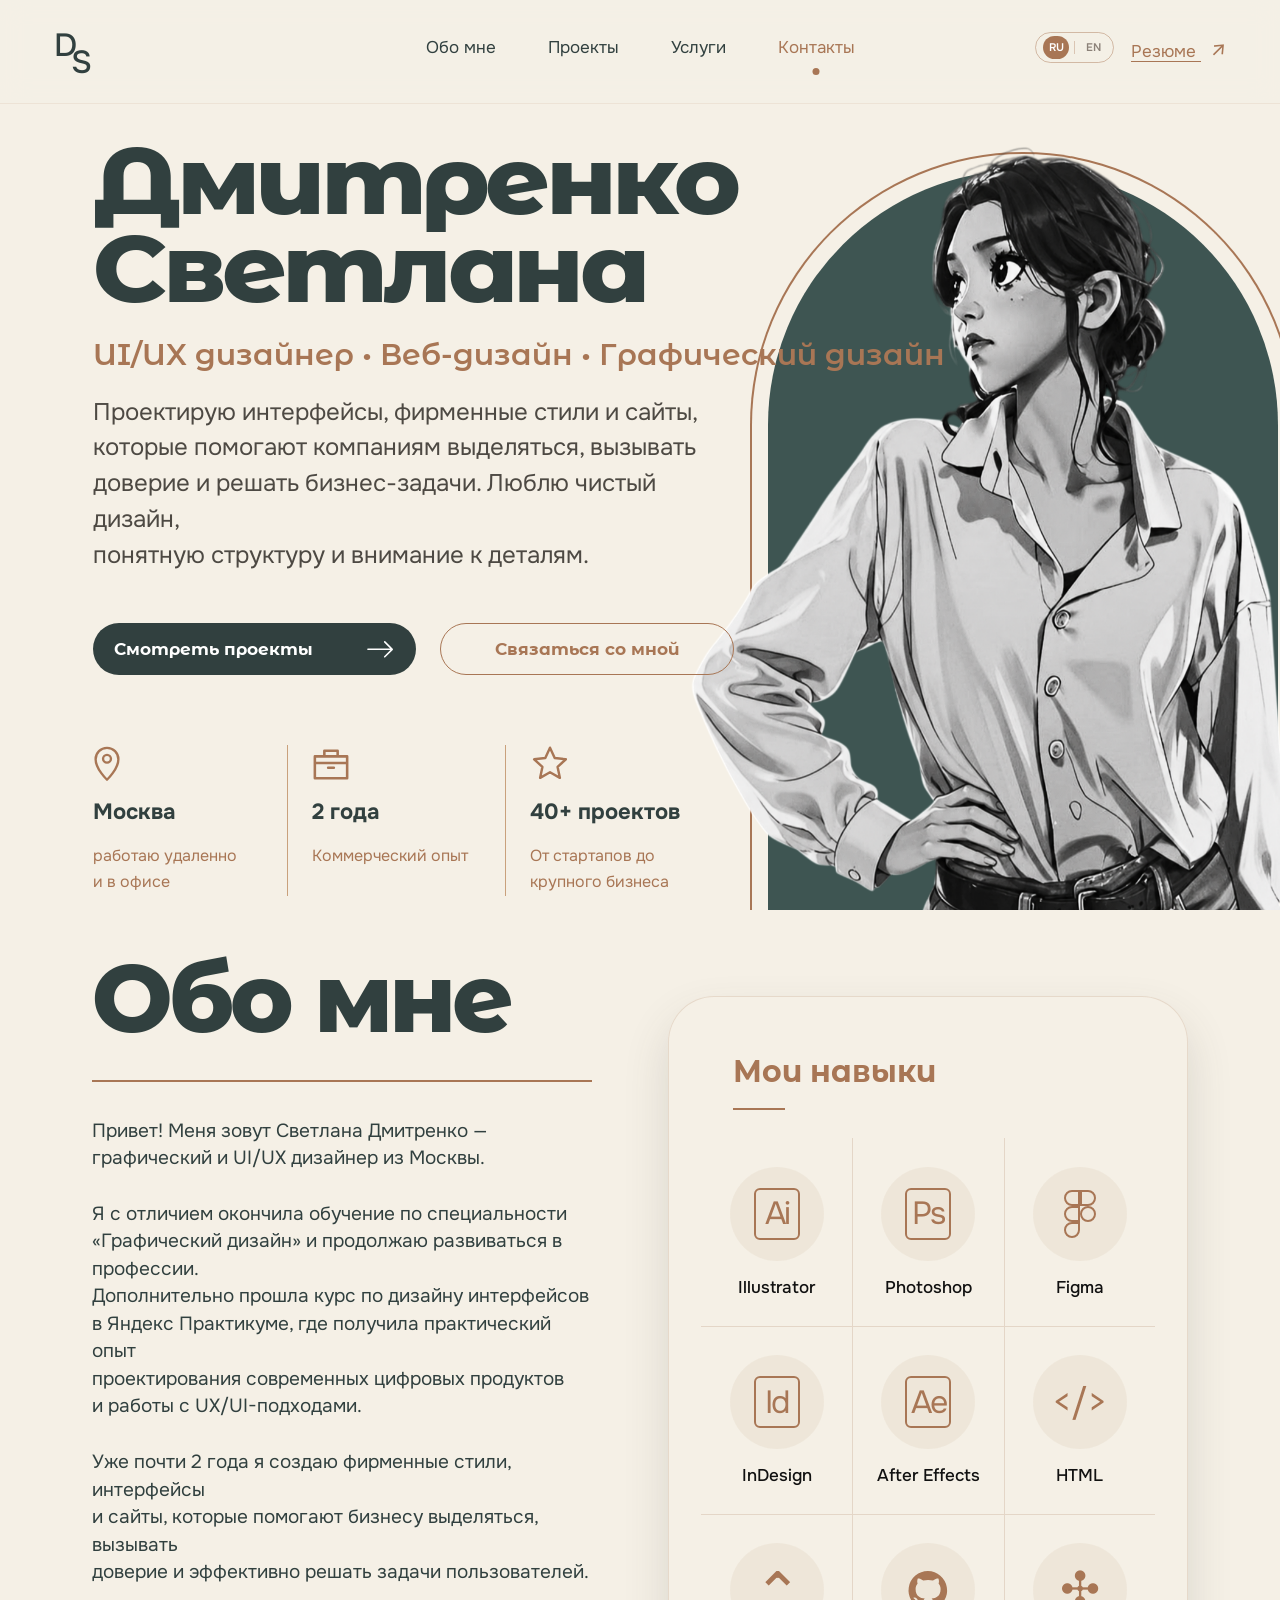
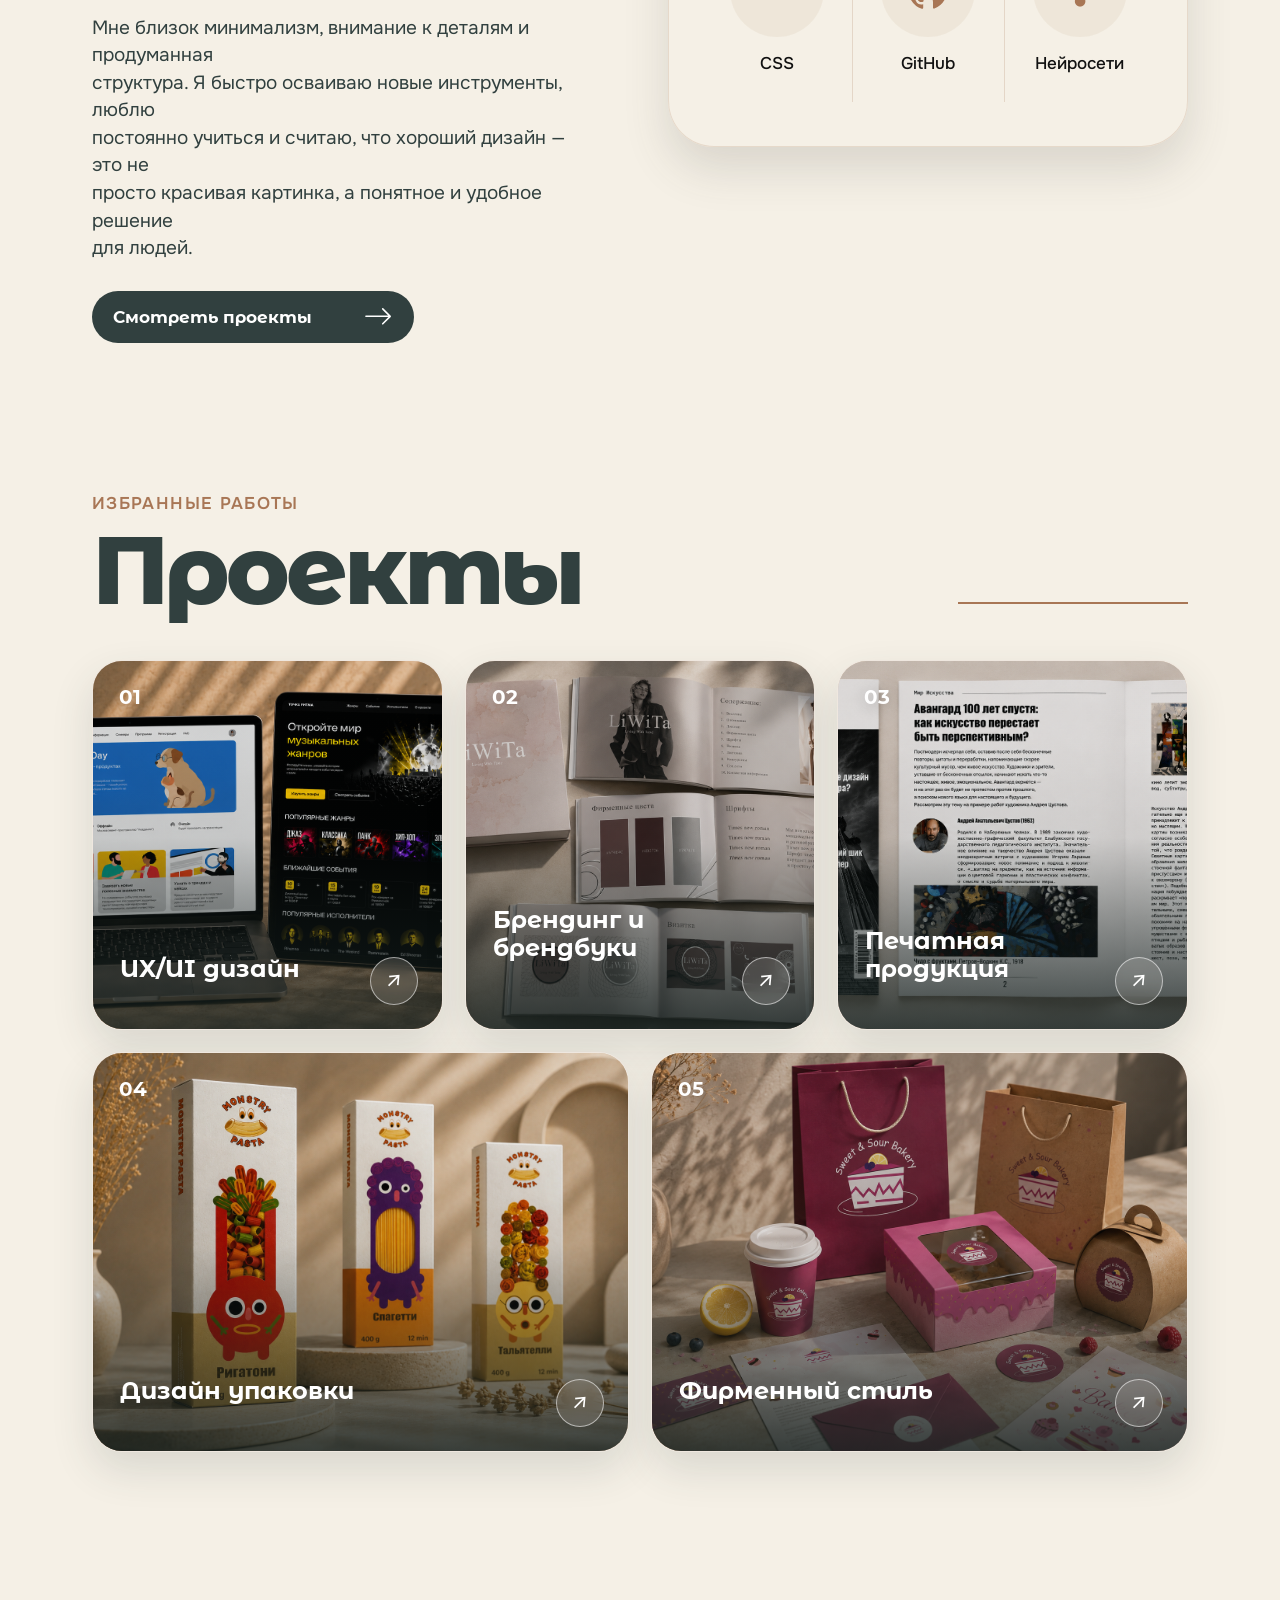
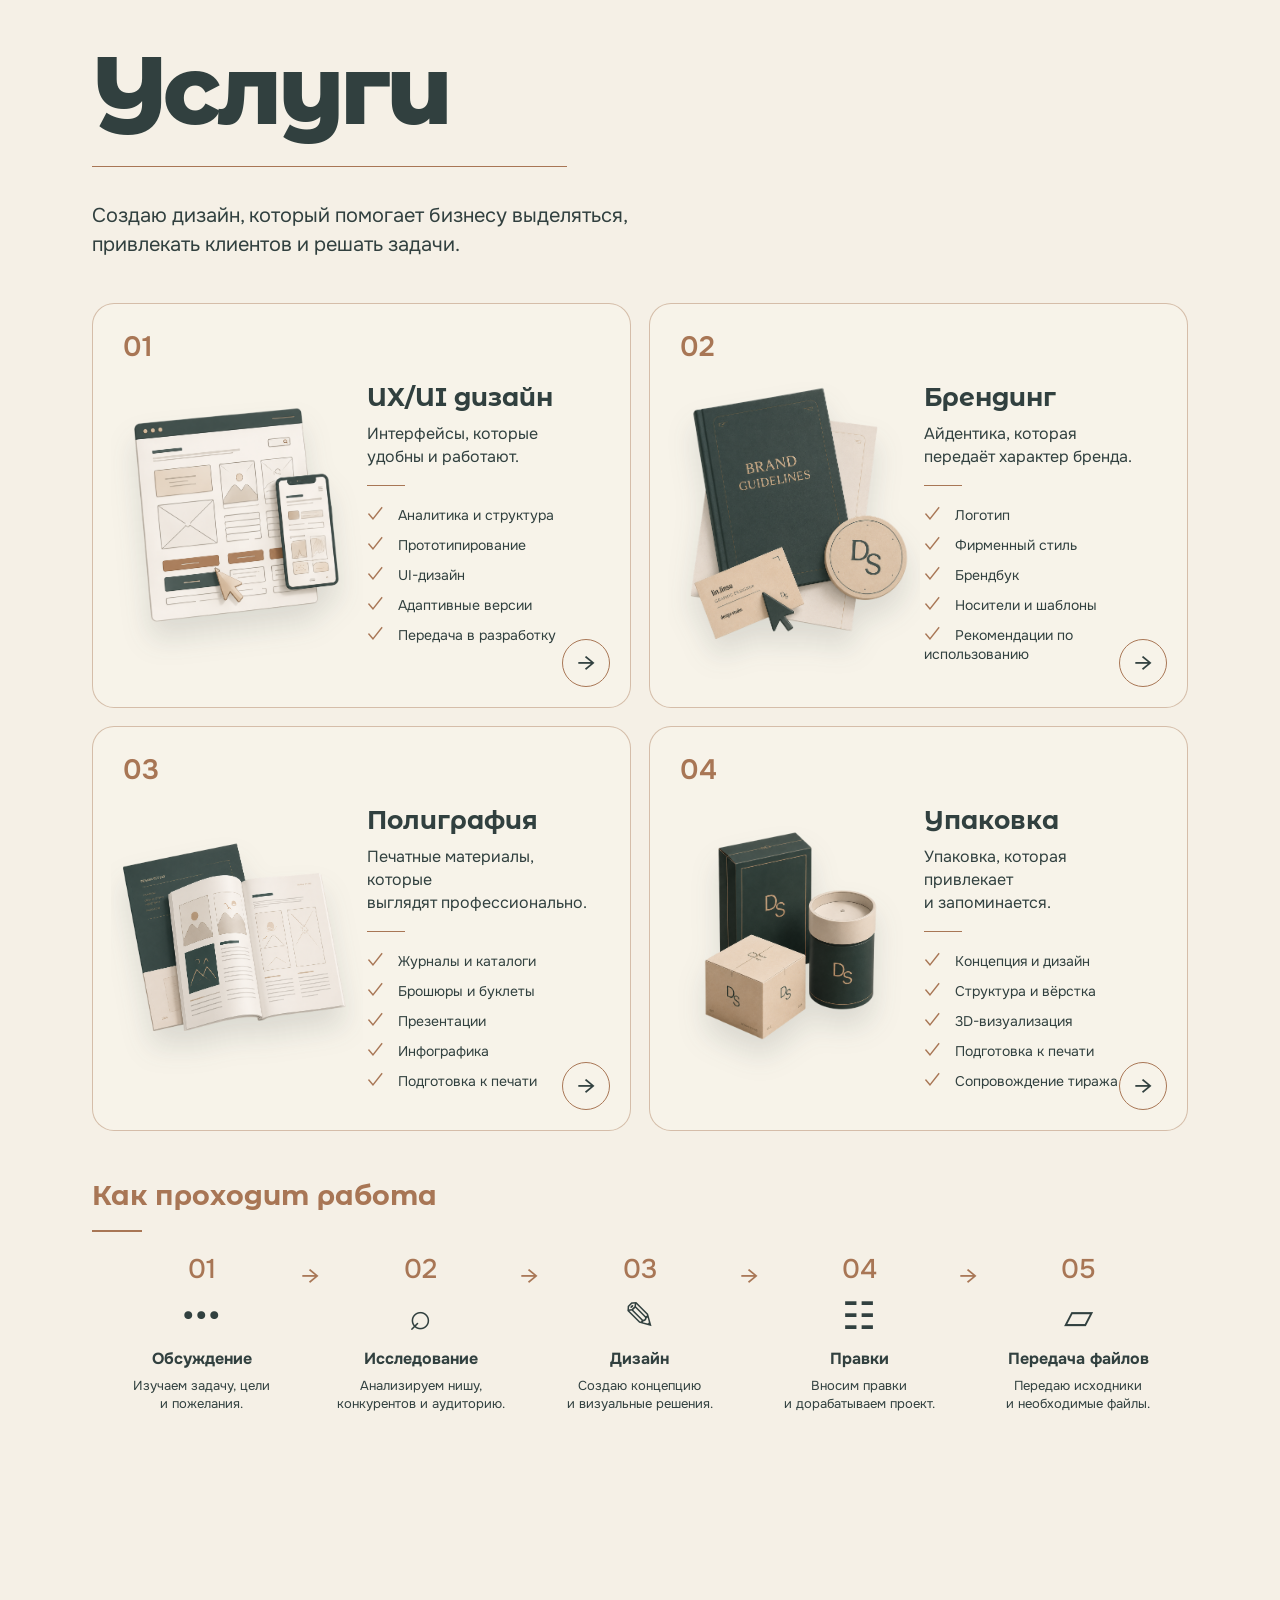
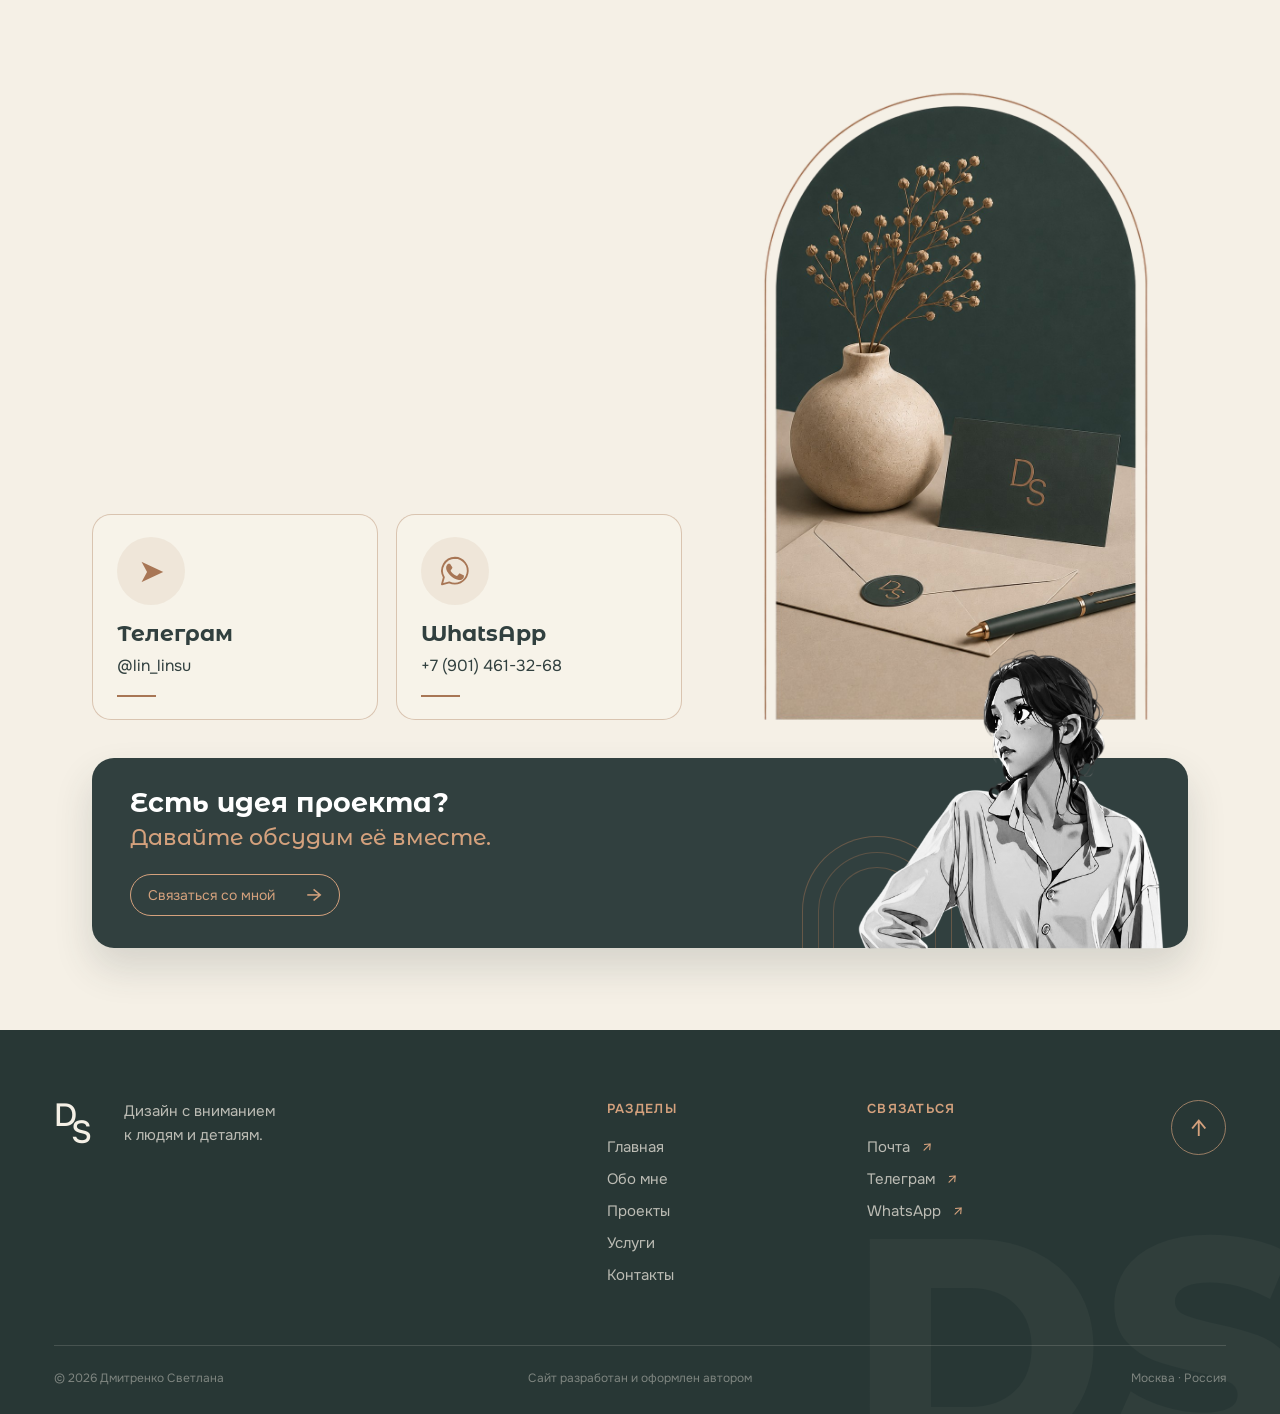
<file: index.html>
<!doctype html>
<html lang="ru">
<head>
  <meta charset="UTF-8">
  <meta name="viewport" content="width=device-width, initial-scale=1">
  <title>Светлана Дмитренко — Портфолио</title>
  <link rel="preconnect" href="https://fonts.googleapis.com">
  <link rel="preconnect" href="https://fonts.gstatic.com" crossorigin>
  <link href="https://fonts.googleapis.com/css2?family=Montserrat+Alternates:wght@600;700;800&family=Onest:wght@300;400;500;600;700&display=swap" rel="stylesheet">
  <link rel="stylesheet" href="style.css">
</head>
<body>
<header class="header">
  <a class="logo" href="#home" aria-label="Главная"><span>D</span><span>S</span></a>
  <nav class="nav" aria-label="Основная навигация">
    <a href="#about">Обо мне</a><a href="#projects">Проекты</a><a href="#services">Услуги</a><a href="#contacts">Контакты</a>
  </nav>
  <a class="resume" href="https://hh.ru/resume/9687faa6ff0e6f1dfe0039ed1f39636350536c" target="_blank" rel="noopener">Резюме <span>↗</span></a>
</header>
<main class="hero" id="home">
  <section class="hero-copy">
    <h1>Дмитренко<br>Светлана</h1>
    <p class="subtitle">UI/UX дизайнер • Веб-дизайн • Графический дизайн</p>
    <p class="description">Проектирую интерфейсы, фирменные стили и сайты,<br>которые помогают компаниям выделяться, вызывать<br>доверие и решать бизнес-задачи. Люблю чистый дизайн,<br>понятную структуру и внимание к деталям.</p>
    <div class="buttons">
      <a class="button primary" href="#projects">Смотреть проекты<svg viewBox="0 0 30 20" aria-hidden="true"><path d="M1 10h26M19 2l8 8-8 8"/></svg></a>
      <a class="button secondary" href="#contacts">Связаться со мной</a>
    </div>
    <div class="facts">
      <article class="fact"><svg viewBox="0 0 32 40" aria-hidden="true"><path d="M16 38S29 25.8 29 14.5a13 13 0 1 0-26 0C3 25.8 16 38 16 38Z"/><circle cx="16" cy="14" r="4.5"/></svg><h2>Москва</h2><p>работаю удаленно<br>и в офисе</p></article>
      <article class="fact"><svg viewBox="0 0 40 36" aria-hidden="true"><path d="M13 9V4h14v5M3 10h34v23H3zM3 17h34M17 22h6"/></svg><h2>2 года</h2><p>Коммерческий опыт</p></article>
      <article class="fact"><svg viewBox="0 0 42 42" aria-hidden="true"><path d="m21 3 5.2 11.4 12.3 1.4-9.1 8.4 2.5 12.1L21 30.1l-10.9 6.2 2.5-12.1-9.1-8.4 12.3-1.4L21 3Z"/></svg><h2>40+ проектов</h2><p>От стартапов до<br>крупного бизнеса</p></article>
    </div>
  </section>
  <section class="portrait" aria-label="Портрет Светланы"><div class="arch"></div><img class="portrait-image portrait-default" src="hero-girl.png" alt="Иллюстрация Светланы"><img class="portrait-image portrait-buttons" src="hero-girl-buttons.png" alt="Светлана смотрит на кнопки" aria-hidden="true"></section>
</main>
<section class="about-section" id="about" aria-labelledby="about-title">
  <div class="about-copy reveal reveal-left">
    <h2 id="about-title">Обо мне</h2>
    <div class="about-rule"></div>
    <div class="about-text">
      <p>Привет! Меня зовут Светлана Дмитренко —<br>графический и UI/UX дизайнер из Москвы.</p>
      <p>Я с отличием окончила обучение по специальности<br>«Графический дизайн» и продолжаю развиваться в профессии.<br>Дополнительно прошла курс по дизайну интерфейсов<br>в Яндекс Практикуме, где получила практический опыт<br>проектирования современных цифровых продуктов<br>и работы с UX/UI-подходами.</p>
      <p>Уже почти 2 года я создаю фирменные стили, интерфейсы<br>и сайты, которые помогают бизнесу выделяться, вызывать<br>доверие и эффективно решать задачи пользователей.</p>
      <p>Мне близок минимализм, внимание к деталям и продуманная<br>структура. Я быстро осваиваю новые инструменты, люблю<br>постоянно учиться и считаю, что хороший дизайн — это не<br>просто красивая картинка, а понятное и удобное решение<br>для людей.</p>
    </div>
    <a class="button primary about-button" href="#projects">Смотреть проекты<svg viewBox="0 0 30 20" aria-hidden="true"><path d="M1 10h26M19 2l8 8-8 8"/></svg></a>
  </div>

  <div class="skills-card reveal reveal-right" id="skills">
    <h3>Мои навыки</h3>
    <div class="skills-title-rule"></div>
    <div class="skills-grid">
      <article class="skill-item"><span class="skill-icon brand-icon">Ai</span><h4>Illustrator</h4></article>
      <article class="skill-item"><span class="skill-icon brand-icon">Ps</span><h4>Photoshop</h4></article>
      <article class="skill-item"><span class="skill-icon figma-icon"><i></i><i></i><i></i><i></i><i></i></span><h4>Figma</h4></article>
      <article class="skill-item"><span class="skill-icon brand-icon">Id</span><h4>InDesign</h4></article>
      <article class="skill-item"><span class="skill-icon brand-icon">Ae</span><h4>After Effects</h4></article>
      <article class="skill-item"><span class="skill-icon code-icon">&lt;/&gt;</span><h4>HTML</h4></article>
      <article class="skill-item"><span class="skill-icon css-icon">⌄</span><h4>CSS</h4></article>
      <article class="skill-item"><span class="skill-icon github-icon"><svg viewBox="0 0 24 24" aria-hidden="true"><path d="M12 2.5a9.7 9.7 0 0 0-3.1 18.9c.5.1.7-.2.7-.5v-1.8c-2.8.6-3.4-1.2-3.4-1.2-.5-1.2-1.1-1.5-1.1-1.5-.9-.6.1-.6.1-.6 1 0 1.6 1.1 1.6 1.1.9 1.6 2.4 1.1 2.9.8.1-.7.4-1.1.7-1.4-2.2-.3-4.6-1.1-4.6-4.8 0-1.1.4-1.9 1-2.6-.1-.3-.4-1.3.1-2.6 0 0 .8-.3 2.7 1a9.3 9.3 0 0 1 4.9 0c1.9-1.3 2.7-1 2.7-1 .5 1.3.2 2.3.1 2.6.6.7 1 1.5 1 2.6 0 3.7-2.3 4.5-4.5 4.8.4.3.7.9.7 1.8v2.7c0 .3.2.6.7.5A9.7 9.7 0 0 0 12 2.5Z"/></svg></span><h4>GitHub</h4></article>
      <article class="skill-item"><span class="skill-icon ai-icon">✣</span><h4>Нейросети</h4></article>
    </div>
  </div>
</section>

<section class="projects-section" id="projects" aria-labelledby="projects-title">
  <div class="projects-heading reveal">
    <p class="projects-kicker">Избранные работы</p>
    <h2 id="projects-title">Проекты</h2>
    <div class="projects-rule"></div>
  </div>

  <div class="projects-grid">
    <a class="project-card project-card--small reveal" href="project-uiux.html" aria-label="UX/UI дизайн">
      <img src="project-uiux.png" alt="Примеры сайтов на ноутбуке, планшете и телефоне">
      <span class="project-shade"></span>
      <span class="project-number">01</span>
      <span class="project-copy">
        <strong>UX/UI дизайн</strong>
        <small>Сайты и цифровые продукты</small>
      </span>
      <span class="project-arrow" aria-hidden="true">↗</span>
    </a>

    <a class="project-card project-card--small reveal" href="project-branding.html" aria-label="Брендинг и брендбуки">
      <img src="project-brandbook.png" alt="Брендбук LiWiTa">
      <span class="project-shade"></span>
      <span class="project-number">02</span>
      <span class="project-copy">
        <strong>Брендинг и брендбуки</strong>
        <small>Айдентика и визуальные системы</small>
      </span>
      <span class="project-arrow" aria-hidden="true">↗</span>
    </a>

    <a class="project-card project-card--small reveal" href="project-print.html" aria-label="Печатная продукция">
      <img src="project-editorial.png" alt="Журнал о дизайне и искусстве">
      <span class="project-shade"></span>
      <span class="project-number">03</span>
      <span class="project-copy">
        <strong>Печатная продукция</strong>
        <small>Журналы, каталоги и буклеты</small>
      </span>
      <span class="project-arrow" aria-hidden="true">↗</span>
    </a>

    <a class="project-card project-card--wide reveal" href="project-packaging.html" aria-label="Дизайн упаковки">
      <img src="project-packaging.png" alt="Упаковка Monstry Pasta">
      <span class="project-shade"></span>
      <span class="project-number">04</span>
      <span class="project-copy">
        <strong>Дизайн упаковки</strong>
        <small>Концепция, печать и сборка</small>
      </span>
      <span class="project-arrow" aria-hidden="true">↗</span>
    </a>

    <a class="project-card project-card--wide reveal" href="project-identity.html" aria-label="Фирменный стиль">
      <img src="project-bakery.png" alt="Фирменный стиль кондитерской Sweet and Sour Bakery">
      <span class="project-shade"></span>
      <span class="project-number">05</span>
      <span class="project-copy">
        <strong>Фирменный стиль</strong>
        <small>Логотип, айдентика и упаковка</small>
      </span>
      <span class="project-arrow" aria-hidden="true">↗</span>
    </a>
  </div>
</section>

<section class="services-section" id="services" aria-labelledby="services-title">
  <div class="section-heading reveal">
    <h2 id="services-title">Услуги</h2>
    <div class="section-heading-rule"></div>
    <p>Создаю дизайн, который помогает бизнесу выделяться,<br>привлекать клиентов и решать задачи.</p>
  </div>

  <div class="services-grid">
    <article class="service-card reveal">
      <span class="service-number">01</span>
      <div class="service-visual service-visual--ux"><img src="service-ux.png" alt="Макет интерфейса сайта и мобильного приложения"></div>
      <div class="service-content">
        <h3>UX/UI дизайн</h3><p>Интерфейсы, которые<br>удобны и работают.</p><i></i>
        <ul><li>Аналитика и структура</li><li>Прототипирование</li><li>UI-дизайн</li><li>Адаптивные версии</li><li>Передача в разработку</li></ul>
      </div>
      <a class="service-arrow" href="#contacts" aria-label="Обсудить UX/UI дизайн">→</a>
    </article>

    <article class="service-card reveal">
      <span class="service-number">02</span>
      <div class="service-visual service-visual--brand"><img src="service-brand.png" alt="Брендбук, визитка и фирменный знак"></div>
      <div class="service-content">
        <h3>Брендинг</h3><p>Айдентика, которая<br>передаёт характер бренда.</p><i></i>
        <ul><li>Логотип</li><li>Фирменный стиль</li><li>Брендбук</li><li>Носители и шаблоны</li><li>Рекомендации по использованию</li></ul>
      </div>
      <a class="service-arrow" href="#contacts" aria-label="Обсудить брендинг">→</a>
    </article>

    <article class="service-card reveal">
      <span class="service-number">03</span>
      <div class="service-visual service-visual--print"><img src="service-print.png" alt="Журнал и печатные материалы"></div>
      <div class="service-content">
        <h3>Полиграфия</h3><p>Печатные материалы, которые<br>выглядят профессионально.</p><i></i>
        <ul><li>Журналы и каталоги</li><li>Брошюры и буклеты</li><li>Презентации</li><li>Инфографика</li><li>Подготовка к печати</li></ul>
      </div>
      <a class="service-arrow" href="#contacts" aria-label="Обсудить полиграфию">→</a>
    </article>

    <article class="service-card reveal">
      <span class="service-number">04</span>
      <div class="service-visual service-visual--pack"><img src="service-packaging.png" alt="Фирменная упаковка"></div>
      <div class="service-content">
        <h3>Упаковка</h3><p>Упаковка, которая привлекает<br>и запоминается.</p><i></i>
        <ul><li>Концепция и дизайн</li><li>Структура и вёрстка</li><li>3D-визуализация</li><li>Подготовка к печати</li><li>Сопровождение тиража</li></ul>
      </div>
      <a class="service-arrow" href="#contacts" aria-label="Обсудить дизайн упаковки">→</a>
    </article>
  </div>

  <div class="process reveal">
    <h3>Как проходит работа</h3>
    <div class="process-rule"></div>
    <div class="process-list">
      <article><b>01</b><span>•••</span><h4>Обсуждение</h4><p>Изучаем задачу, цели<br>и пожелания.</p></article>
      <article><b>02</b><span>⌕</span><h4>Исследование</h4><p>Анализируем нишу,<br>конкурентов и аудиторию.</p></article>
      <article><b>03</b><span>✎</span><h4>Дизайн</h4><p>Создаю концепцию<br>и визуальные решения.</p></article>
      <article><b>04</b><span>☷</span><h4>Правки</h4><p>Вносим правки<br>и дорабатываем проект.</p></article>
      <article><b>05</b><span>▱</span><h4>Передача файлов</h4><p>Передаю исходники<br>и необходимые файлы.</p></article>
    </div>
  </div>
</section>

<section class="contacts-section" id="contacts" aria-labelledby="contacts-title">
  <div class="contacts-main">
    <div class="contacts-copy reveal reveal-left">
      <h2 id="contacts-title">Контакты</h2>
      <div class="contacts-rule"></div>
      <p>Буду рада обсудить ваш проект и ответить<br>на любые вопросы. Свяжитесь со мной удобным<br>для вас способом.</p>
    </div>

    <div class="contact-cards">
      <a class="contact-card reveal" href="tel:+79014613268">
        <span class="contact-icon">⌕</span><h3>Телефон</h3><p>+7 (901) 461-32-68</p><i></i>
      </a>
      <a class="contact-card reveal" href="mailto:belozerovasvetlana23@gmail.com">
        <span class="contact-icon">✉</span><h3>Почта</h3><p>belozerovasvetlana23@gmail.com</p><i></i>
      </a>
      <a class="contact-card reveal" href="https://t.me/lin_linsu" target="_blank" rel="noopener">
        <span class="contact-icon">➤</span><h3>Телеграм</h3><p>@lin_linsu</p><i></i>
      </a>
      <a class="contact-card reveal" href="https://wa.me/79014613268" target="_blank" rel="noopener">
        <span class="contact-icon"><svg class="whatsapp-icon" viewBox="0 0 32 32" aria-hidden="true"><path d="M16 4.2A11.5 11.5 0 0 0 6.1 21.5L4.4 27.8l6.5-1.7A11.5 11.5 0 1 0 16 4.2Z"/><path d="M12 10.3c-.3-.7-.6-.7-.9-.7h-.7c-.3 0-.7.1-1 .5-.3.4-1.3 1.3-1.3 3.2s1.4 3.7 1.6 4c.2.3 2.7 4.3 6.7 5.8 3.3 1.3 4 .9 4.7.8.7-.1 2.3-1 2.6-1.9.3-.9.3-1.7.2-1.9-.1-.2-.4-.3-.8-.5l-2.7-1.3c-.4-.2-.7-.3-1 .3-.3.5-1.1 1.3-1.4 1.6-.2.3-.5.3-.9.1-1.2-.5-2.3-1.2-3.1-2-1-1-1.6-2-1.8-2.4-.2-.4 0-.7.2-.9l.7-.8c.2-.3.3-.5.5-.8.1-.3.1-.6 0-.8Z"/></svg></span><h3>WhatsApp</h3><p>+7 (901) 461-32-68</p><i></i>
      </a>
    </div>
  </div>

  <div class="contacts-visual reveal reveal-right" aria-hidden="true">
    <img src="contact-scene.png" alt="">
  </div>

  <div class="contact-cta reveal">
    <div class="cta-copy">
      <h3>Есть идея проекта?</h3>
      <p>Давайте обсудим её вместе.</p>
      <a href="https://t.me/lin_linsu" target="_blank" rel="noopener">Связаться со мной <span>→</span></a>
    </div>
    <div class="cta-arches" aria-hidden="true"></div>
    <img src="hero-girl.png" alt="" aria-hidden="true">
  </div>
</section>

<footer class="footer">
  <div class="footer-top">
    <a class="footer-brand" href="#home" aria-label="На главную">
      <span class="footer-monogram">D<sup>S</sup></span>
      <span>Дизайн с вниманием<br>к людям и деталям.</span>
    </a>

    <nav class="footer-nav" aria-label="Навигация в подвале">
      <p>Разделы</p>
      <a href="#home">Главная</a>
      <a href="#about">Обо мне</a>
      <a href="#projects">Проекты</a>
      <a href="#services">Услуги</a>
      <a href="#contacts">Контакты</a>
    </nav>

    <div class="footer-contacts">
      <p>Связаться</p>
      <a href="mailto:belozerovasvetlana23@gmail.com">Почта <span>↗</span></a>
      <a href="https://t.me/lin_linsu" target="_blank" rel="noopener">Telegram <span>↗</span></a>
      <a href="https://wa.me/79014613268" target="_blank" rel="noopener">WhatsApp <span>↗</span></a>
    </div>

    <a class="footer-up" href="#home" aria-label="Вернуться наверх">↑</a>
  </div>

  <div class="footer-bottom">
    <span>© 2026 Дмитренко Светлана</span>
    <span>Сайт разработан и оформлен автором</span>
    <span>Москва · Россия</span>
  </div>
</footer>

<script src="script.js"></script>
<script src="lang.js"></script>
</body></html>
</file>
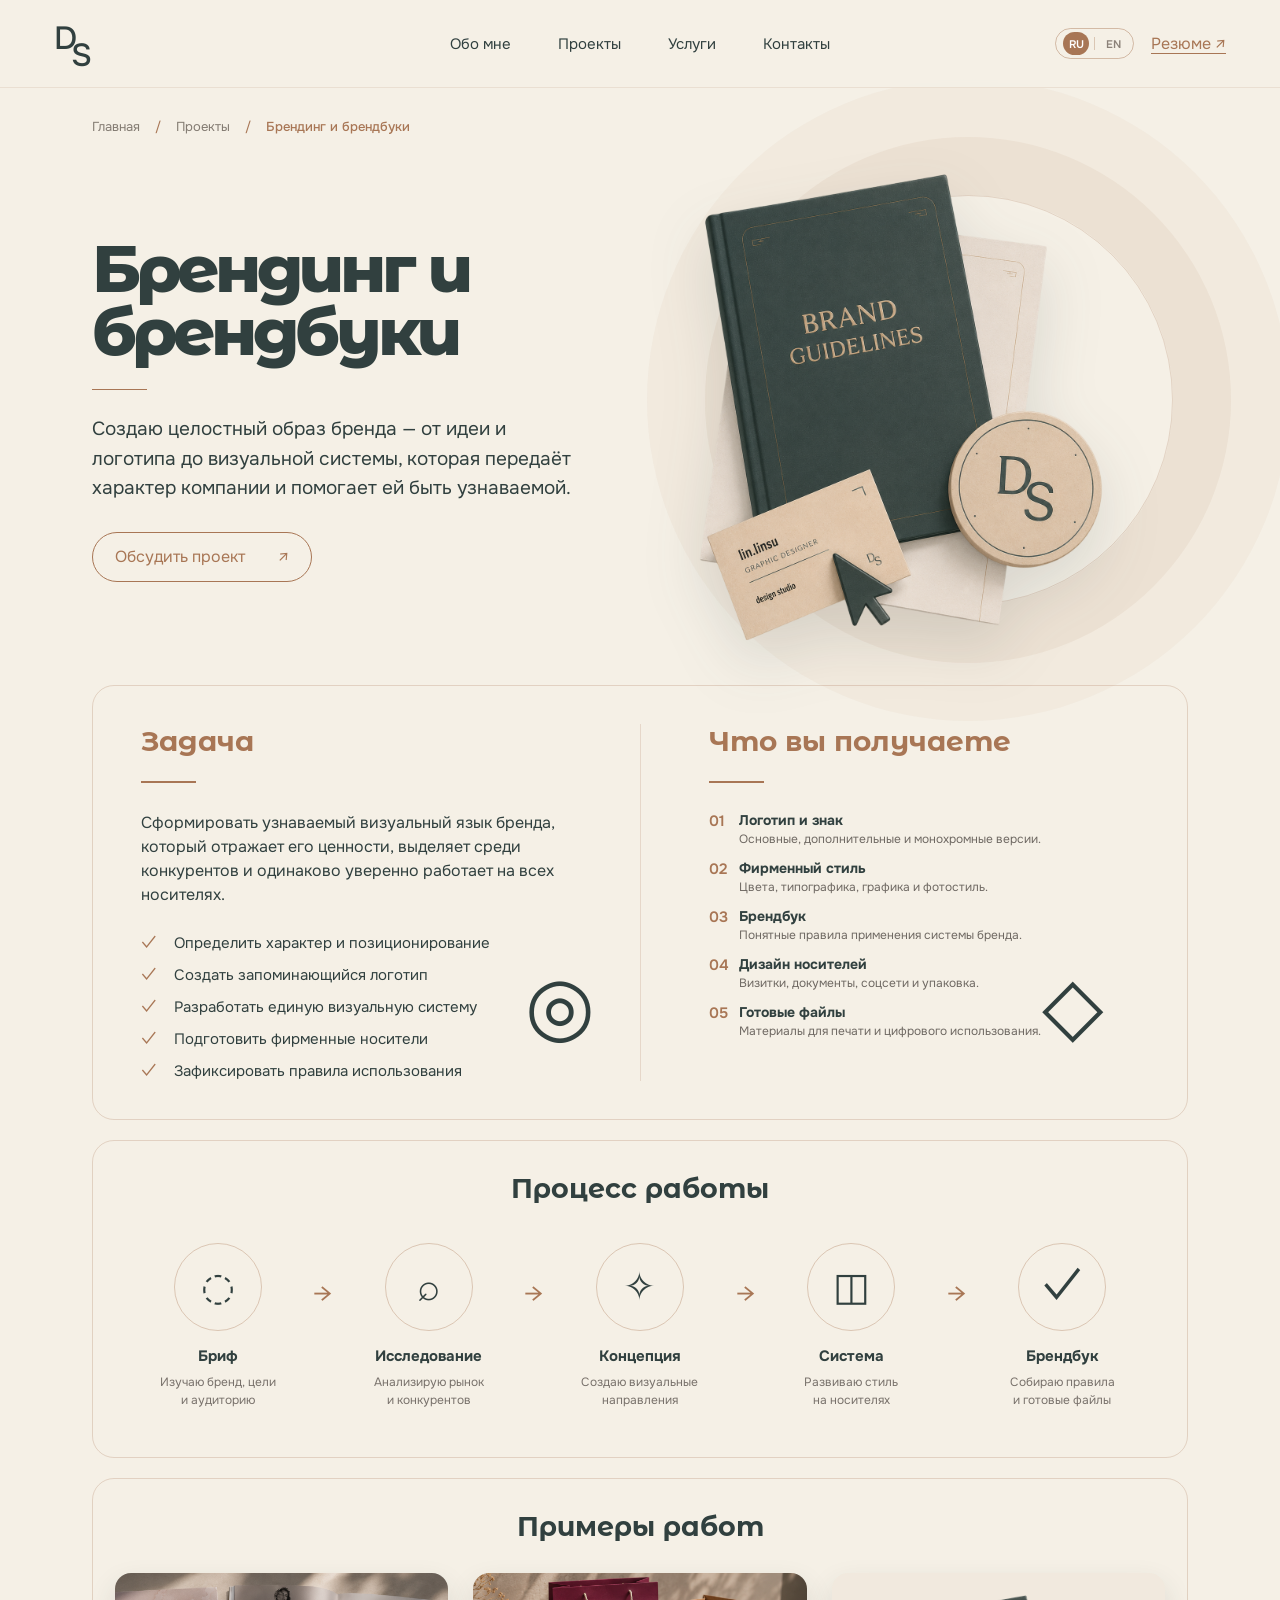
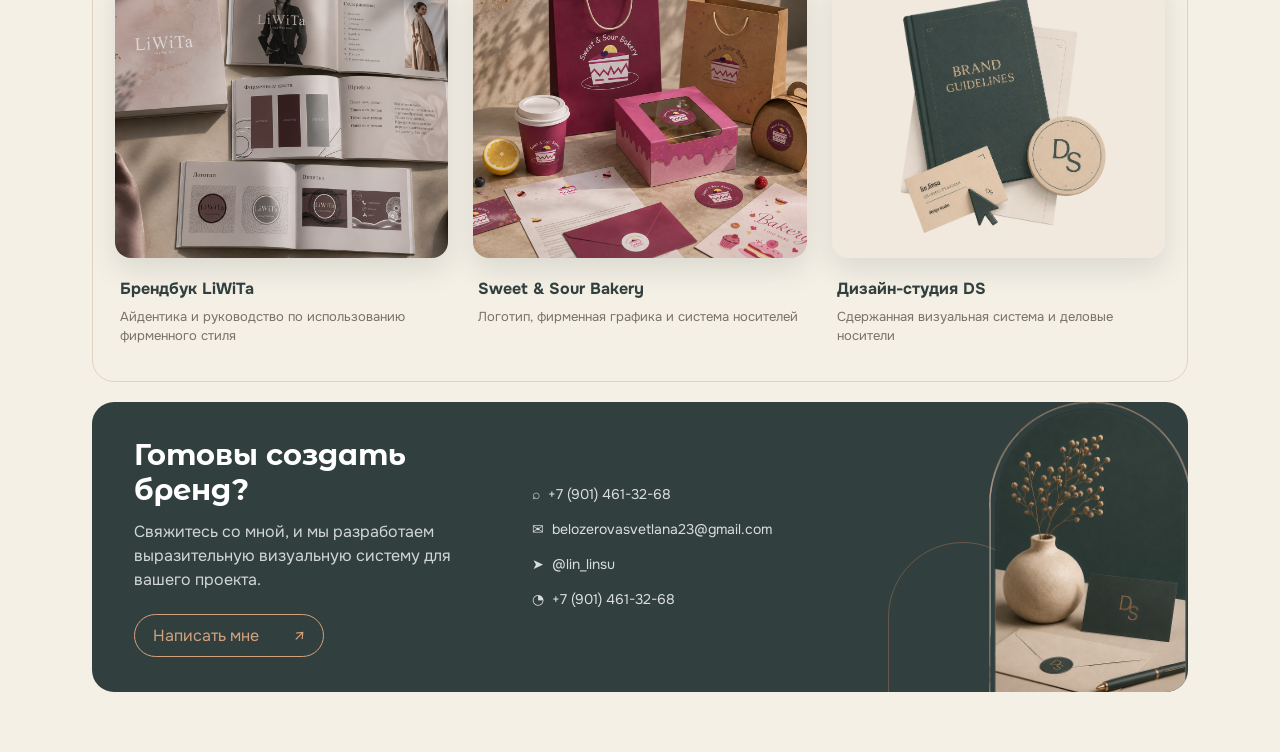
<file: project-branding.html>
<!doctype html>
<html lang="ru">
<head><meta charset="UTF-8"><meta name="viewport" content="width=device-width,initial-scale=1"><title>Брендинг и брендбуки — Светлана Дмитренко</title><link rel="preconnect" href="https://fonts.googleapis.com"><link rel="preconnect" href="https://fonts.gstatic.com" crossorigin><link href="https://fonts.googleapis.com/css2?family=Montserrat+Alternates:wght@600;700;800&family=Onest:wght@300;400;500;600;700&display=swap" rel="stylesheet"><link rel="stylesheet" href="style.css"></head>
<body class="ux-case-page brand-case-page">
  <header class="ux-case-header"><a class="ux-case-logo" href="index.html"><span>D</span><sup>S</sup></a><nav><a href="index.html#about">Обо мне</a><a href="index.html#projects">Проекты</a><a href="index.html#services">Услуги</a><a href="index.html#contacts">Контакты</a></nav><a class="ux-case-resume" href="https://hh.ru/resume/9687faa6ff0e6f1dfe0039ed1f39636350536c" target="_blank" rel="noopener">Резюме ↗</a></header>
  <main class="ux-case">
    <div class="ux-crumbs"><a href="index.html">Главная</a><span>/</span><a href="index.html#projects">Проекты</a><span>/</span><b>Брендинг и брендбуки</b></div>
    <section class="brand-intro">
      <div class="brand-intro-copy"><h1>Брендинг и<br>брендбуки</h1><i></i><p>Создаю целостный образ бренда — от идеи и логотипа до визуальной системы, которая передаёт характер компании и помогает ей быть узнаваемой.</p><a href="#brand-contact">Обсудить проект <span>↗</span></a></div>
      <div class="brand-hero-art"><i></i><img src="branding-hero.png" alt="Брендбук и фирменные носители DS"></div>
    </section>
    <section class="ux-brief brand-brief">
      <article><h2>Задача</h2><i></i><p>Сформировать узнаваемый визуальный язык бренда, который отражает его ценности, выделяет среди конкурентов и одинаково уверенно работает на всех носителях.</p><ul><li>Определить характер и позиционирование</li><li>Создать запоминающийся логотип</li><li>Разработать единую визуальную систему</li><li>Подготовить фирменные носители</li><li>Зафиксировать правила использования</li></ul><span class="ux-line-icon">◎</span></article>
      <article><h2>Что вы получаете</h2><i></i><ol><li><b>Логотип и знак</b><small>Основные, дополнительные и монохромные версии.</small></li><li><b>Фирменный стиль</b><small>Цвета, типографика, графика и фотостиль.</small></li><li><b>Брендбук</b><small>Понятные правила применения системы бренда.</small></li><li><b>Дизайн носителей</b><small>Визитки, документы, соцсети и упаковка.</small></li><li><b>Готовые файлы</b><small>Материалы для печати и цифрового использования.</small></li></ol><span class="ux-line-icon">◇</span></article>
    </section>
    <section class="ux-process-block"><h2>Процесс работы</h2><div class="ux-process-row"><article><span>◌</span><h3>Бриф</h3><p>Изучаю бренд, цели<br>и аудиторию</p></article><b>→</b><article><span>⌕</span><h3>Исследование</h3><p>Анализирую рынок<br>и конкурентов</p></article><b>→</b><article><span>✧</span><h3>Концепция</h3><p>Создаю визуальные<br>направления</p></article><b>→</b><article><span>◫</span><h3>Система</h3><p>Развиваю стиль<br>на носителях</p></article><b>→</b><article><span>✓</span><h3>Брендбук</h3><p>Собираю правила<br>и готовые файлы</p></article></div></section>
    <section class="ux-works brand-works"><h2>Примеры работ</h2><div class="brand-work-grid"><article><img src="project-brandbook.png" alt="Брендбук LiWiTa"><h3>Брендбук LiWiTa</h3><p>Айдентика и руководство по использованию фирменного стиля</p></article><article><img src="project-bakery.png" alt="Фирменный стиль пекарни"><h3>Sweet &amp; Sour Bakery</h3><p>Логотип, фирменная графика и система носителей</p></article><article><img src="branding-hero.png" alt="Фирменный стиль DS"><h3>Дизайн-студия DS</h3><p>Сдержанная визуальная система и деловые носители</p></article></div></section>
    <section class="ux-case-cta" id="brand-contact"><div><h2>Готовы создать бренд?</h2><p>Свяжитесь со мной, и мы разработаем выразительную визуальную систему для вашего проекта.</p><a href="https://t.me/lin_linsu" target="_blank" rel="noopener">Написать мне <span>↗</span></a></div><ul><li>⌕&nbsp; +7 (901) 461-32-68</li><li>✉&nbsp; belozerovasvetlana23@gmail.com</li><li>➤&nbsp; @lin_linsu</li><li>◔&nbsp; +7 (901) 461-32-68</li></ul><div class="ux-cta-art"><i></i><img src="contact-scene.png" alt=""></div></section>
  </main>
<script src="lang.js"></script></body></html>
</file>
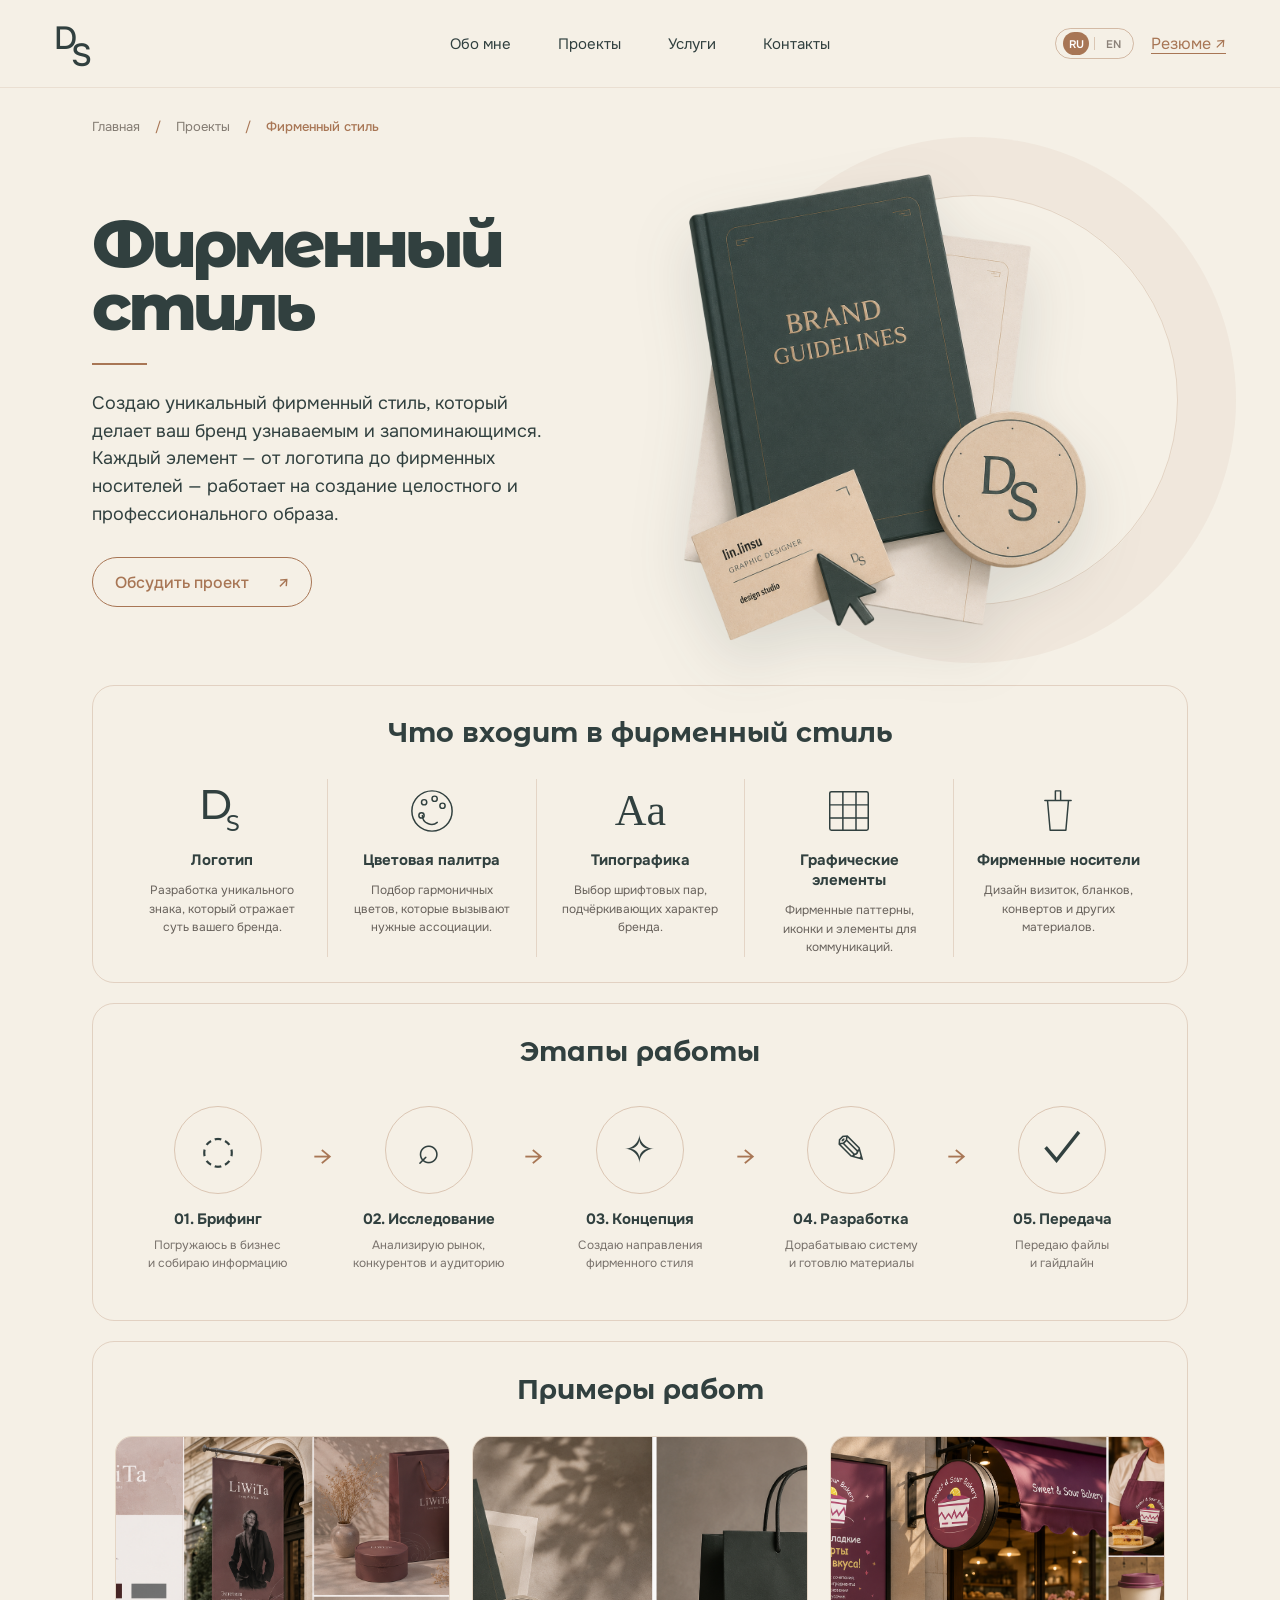
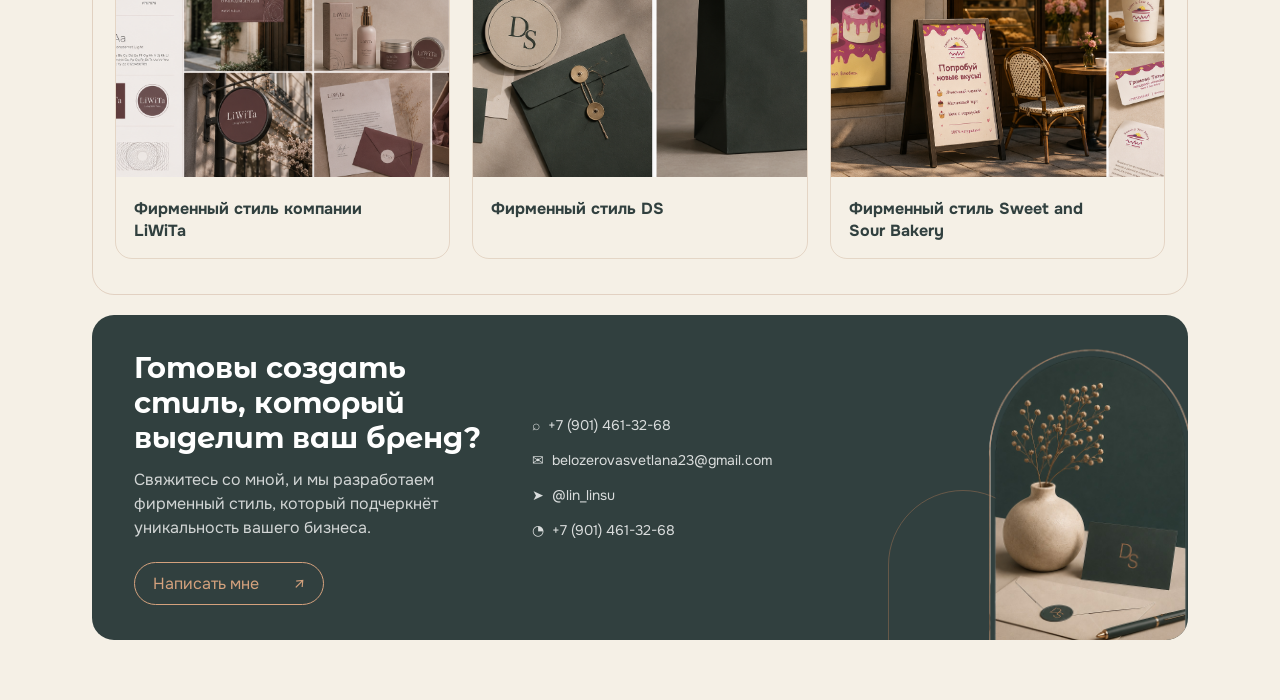
<file: project-identity.html>
<!doctype html>
<html lang="ru">
<head><meta charset="UTF-8"><meta name="viewport" content="width=device-width,initial-scale=1"><title>Фирменный стиль — Светлана Дмитренко</title><link rel="preconnect" href="https://fonts.googleapis.com"><link rel="preconnect" href="https://fonts.gstatic.com" crossorigin><link href="https://fonts.googleapis.com/css2?family=Montserrat+Alternates:wght@600;700;800&family=Onest:wght@300;400;500;600;700&display=swap" rel="stylesheet"><link rel="stylesheet" href="style.css"></head>
<body class="ux-case-page identity-case-page">
  <header class="ux-case-header"><a class="ux-case-logo" href="index.html"><span>D</span><sup>S</sup></a><nav><a href="index.html#about">Обо мне</a><a href="index.html#projects">Проекты</a><a href="index.html#services">Услуги</a><a href="index.html#contacts">Контакты</a></nav><a class="ux-case-resume" href="https://hh.ru/resume/9687faa6ff0e6f1dfe0039ed1f39636350536c" target="_blank" rel="noopener">Резюме ↗</a></header>
  <main class="ux-case">
    <div class="ux-crumbs"><a href="index.html">Главная</a><span>/</span><a href="index.html#projects">Проекты</a><span>/</span><b>Фирменный стиль</b></div>
    <section class="identity-intro">
      <div class="identity-intro-copy"><h1>Фирменный<br>стиль</h1><i></i><p>Создаю уникальный фирменный стиль, который делает ваш бренд узнаваемым и запоминающимся. Каждый элемент — от логотипа до фирменных носителей — работает на создание целостного и профессионального образа.</p><a href="#identity-contact">Обсудить проект <span>↗</span></a></div>
      <div class="identity-hero-art"><i></i><img src="branding-hero.png" alt="Фирменный стиль DS"></div>
    </section>
    <section class="identity-includes">
      <h2>Что входит в фирменный стиль</h2>
      <div>
        <article><span class="identity-mark"><b>D</b><small>S</small></span><h3>Логотип</h3><p>Разработка уникального знака, который отражает суть вашего бренда.</p></article>
        <article><span><svg viewBox="0 0 64 64" aria-hidden="true"><circle cx="32" cy="32" r="23"/><circle cx="23" cy="22" r="3"/><circle cx="35" cy="18" r="3"/><circle cx="44" cy="26" r="3"/><circle cx="20" cy="37" r="3"/><path d="M38 45c-6 5-17 1-17-8"/></svg></span><h3>Цветовая палитра</h3><p>Подбор гармоничных цветов, которые вызывают нужные ассоциации.</p></article>
        <article><span class="identity-type">Aa</span><h3>Типографика</h3><p>Выбор шрифтовых пар, подчёркивающих характер бренда.</p></article>
        <article><span><svg viewBox="0 0 64 64" aria-hidden="true"><rect x="10" y="10" width="44" height="44" rx="2"/><path d="M25 10v44M40 10v44M10 25h44M10 40h44"/></svg></span><h3>Графические элементы</h3><p>Фирменные паттерны, иконки и элементы для коммуникаций.</p></article>
        <article><span><svg viewBox="0 0 64 64" aria-hidden="true"><path d="M20 20h24l-3 34H23l-3-34ZM17 20h30M29 20V9h6v11"/></svg></span><h3>Фирменные носители</h3><p>Дизайн визиток, бланков, конвертов и других материалов.</p></article>
      </div>
    </section>
    <section class="ux-process-block"><h2>Этапы работы</h2><div class="ux-process-row"><article><span>◌</span><h3>01. Брифинг</h3><p>Погружаюсь в бизнес<br>и собираю информацию</p></article><b>→</b><article><span>⌕</span><h3>02. Исследование</h3><p>Анализирую рынок,<br>конкурентов и аудиторию</p></article><b>→</b><article><span>✧</span><h3>03. Концепция</h3><p>Создаю направления<br>фирменного стиля</p></article><b>→</b><article><span>✎</span><h3>04. Разработка</h3><p>Дорабатываю систему<br>и готовлю материалы</p></article><b>→</b><article><span>✓</span><h3>05. Передача</h3><p>Передаю файлы<br>и гайдлайн</p></article></div></section>
    <section class="ux-works identity-works"><h2>Примеры работ</h2><div class="identity-work-grid"><article><img src="identity-liwita.png" alt="Фирменный стиль LiWiTa"><h3>Фирменный стиль компании LiWiTa</h3></article><article><img src="identity-ds.png" alt="Фирменный стиль DS"><h3>Фирменный стиль DS</h3></article><article><img src="identity-bakery.png" alt="Фирменный стиль Sweet and Sour Bakery"><h3>Фирменный стиль Sweet and Sour Bakery</h3></article></div></section>
    <section class="ux-case-cta" id="identity-contact"><div><h2>Готовы создать стиль, который выделит ваш бренд?</h2><p>Свяжитесь со мной, и мы разработаем фирменный стиль, который подчеркнёт уникальность вашего бизнеса.</p><a href="https://t.me/lin_linsu" target="_blank" rel="noopener">Написать мне <span>↗</span></a></div><ul><li>⌕&nbsp; +7 (901) 461-32-68</li><li>✉&nbsp; belozerovasvetlana23@gmail.com</li><li>➤&nbsp; @lin_linsu</li><li>◔&nbsp; +7 (901) 461-32-68</li></ul><div class="ux-cta-art"><i></i><img src="contact-scene.png" alt=""></div></section>
  </main>
<script src="lang.js"></script></body></html>
</file>
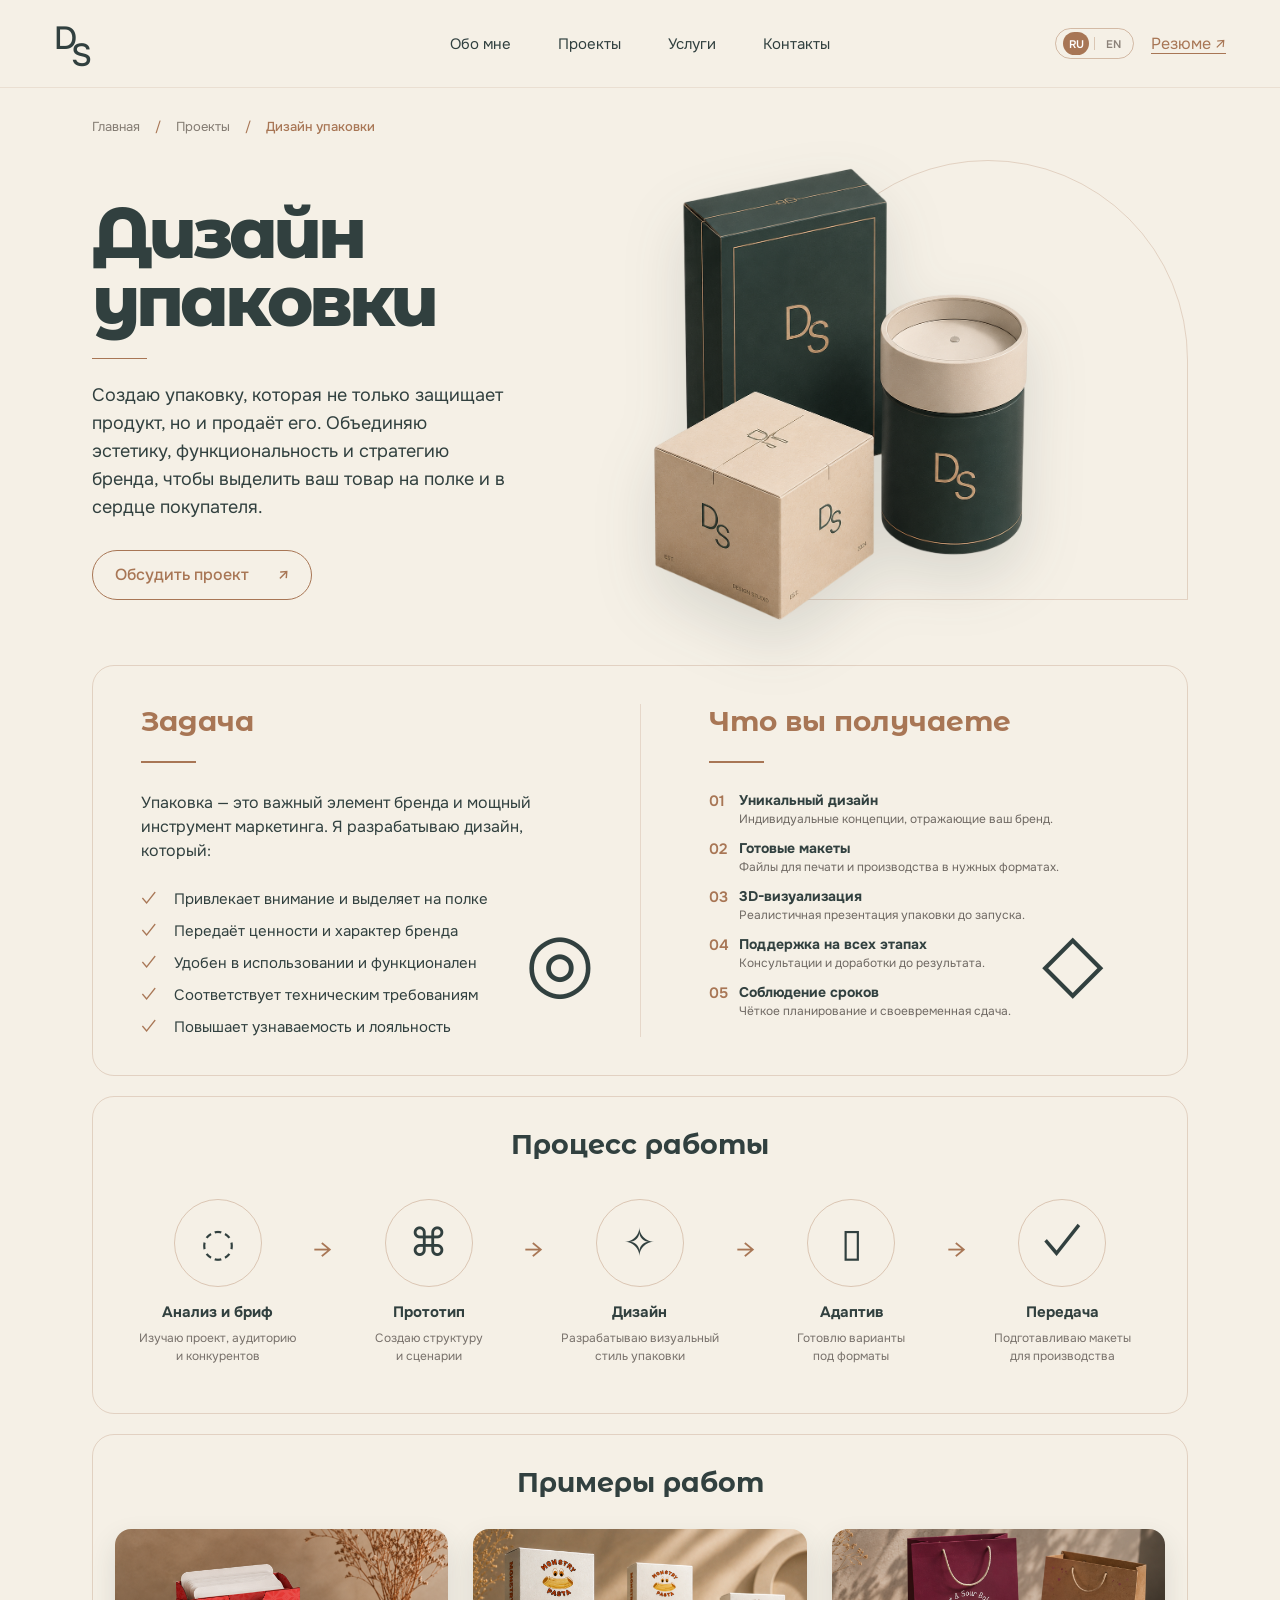
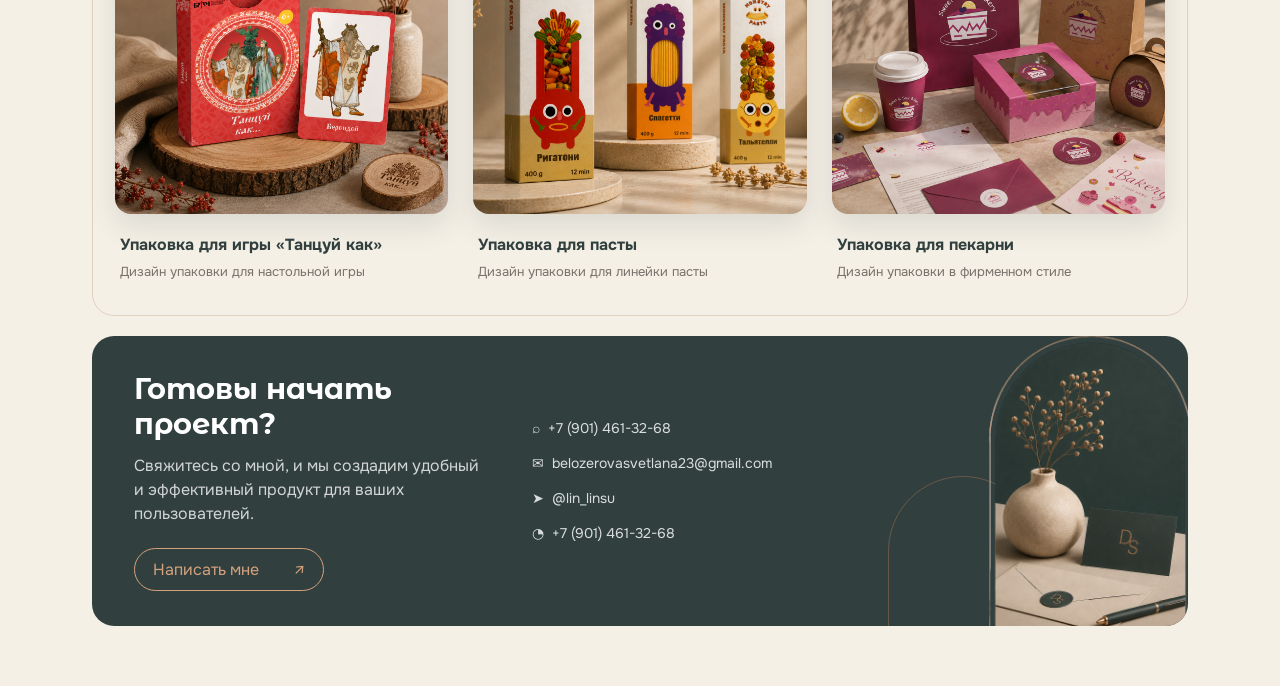
<file: project-packaging.html>
<!doctype html>
<html lang="ru">
<head><meta charset="UTF-8"><meta name="viewport" content="width=device-width,initial-scale=1"><title>Дизайн упаковки — Светлана Дмитренко</title><link rel="preconnect" href="https://fonts.googleapis.com"><link rel="preconnect" href="https://fonts.gstatic.com" crossorigin><link href="https://fonts.googleapis.com/css2?family=Montserrat+Alternates:wght@600;700;800&family=Onest:wght@300;400;500;600;700&display=swap" rel="stylesheet"><link rel="stylesheet" href="style.css"></head>
<body class="ux-case-page pack-case-page">
  <header class="ux-case-header"><a class="ux-case-logo" href="index.html"><span>D</span><sup>S</sup></a><nav><a href="index.html#about">Обо мне</a><a href="index.html#projects">Проекты</a><a href="index.html#services">Услуги</a><a href="index.html#contacts">Контакты</a></nav><a class="ux-case-resume" href="https://hh.ru/resume/9687faa6ff0e6f1dfe0039ed1f39636350536c" target="_blank" rel="noopener">Резюме ↗</a></header>
  <main class="ux-case">
    <div class="ux-crumbs"><a href="index.html">Главная</a><span>/</span><a href="index.html#projects">Проекты</a><span>/</span><b>Дизайн упаковки</b></div>
    <section class="pack-intro">
      <div><h1>Дизайн<br>упаковки</h1><i></i><p>Создаю упаковку, которая не только защищает продукт, но и продаёт его. Объединяю эстетику, функциональность и стратегию бренда, чтобы выделить ваш товар на полке и в сердце покупателя.</p><a href="#pack-contact">Обсудить проект <span>↗</span></a></div>
      <div class="pack-hero-art"><i></i><img src="pack-hero.png" alt="Фирменная упаковка DS"></div>
    </section>
    <section class="ux-brief pack-brief">
      <article><h2>Задача</h2><i></i><p>Упаковка — это важный элемент бренда и мощный инструмент маркетинга. Я разрабатываю дизайн, который:</p><ul><li>Привлекает внимание и выделяет на полке</li><li>Передаёт ценности и характер бренда</li><li>Удобен в использовании и функционален</li><li>Соответствует техническим требованиям</li><li>Повышает узнаваемость и лояльность</li></ul><span class="ux-line-icon">◎</span></article>
      <article><h2>Что вы получаете</h2><i></i><ol><li><b>Уникальный дизайн</b><small>Индивидуальные концепции, отражающие ваш бренд.</small></li><li><b>Готовые макеты</b><small>Файлы для печати и производства в нужных форматах.</small></li><li><b>3D-визуализация</b><small>Реалистичная презентация упаковки до запуска.</small></li><li><b>Поддержка на всех этапах</b><small>Консультации и доработки до результата.</small></li><li><b>Соблюдение сроков</b><small>Чёткое планирование и своевременная сдача.</small></li></ol><span class="ux-line-icon">◇</span></article>
    </section>
    <section class="ux-process-block"><h2>Процесс работы</h2><div class="ux-process-row"><article><span>◌</span><h3>Анализ и бриф</h3><p>Изучаю проект, аудиторию<br>и конкурентов</p></article><b>→</b><article><span>⌘</span><h3>Прототип</h3><p>Создаю структуру<br>и сценарии</p></article><b>→</b><article><span>✧</span><h3>Дизайн</h3><p>Разрабатываю визуальный<br>стиль упаковки</p></article><b>→</b><article><span>▯</span><h3>Адаптив</h3><p>Готовлю варианты<br>под форматы</p></article><b>→</b><article><span>✓</span><h3>Передача</h3><p>Подготавливаю макеты<br>для производства</p></article></div></section>
    <section class="ux-works pack-works"><h2>Примеры работ</h2><div class="pack-work-grid"><article><img src="pack-game.png" alt="Упаковка игры Танцуй как"><h3>Упаковка для игры «Танцуй как»</h3><p>Дизайн упаковки для настольной игры</p></article><article><img src="pack-pasta.png" alt="Упаковка для пасты"><h3>Упаковка для пасты</h3><p>Дизайн упаковки для линейки пасты</p></article><article><img src="pack-bakery.png" alt="Упаковка для пекарни"><h3>Упаковка для пекарни</h3><p>Дизайн упаковки в фирменном стиле</p></article></div></section>
    <section class="ux-case-cta" id="pack-contact"><div><h2>Готовы начать проект?</h2><p>Свяжитесь со мной, и мы создадим удобный и эффективный продукт для ваших пользователей.</p><a href="https://t.me/lin_linsu" target="_blank" rel="noopener">Написать мне <span>↗</span></a></div><ul><li>⌕&nbsp; +7 (901) 461-32-68</li><li>✉&nbsp; belozerovasvetlana23@gmail.com</li><li>➤&nbsp; @lin_linsu</li><li>◔&nbsp; +7 (901) 461-32-68</li></ul><div class="ux-cta-art"><i></i><img src="contact-scene.png" alt=""></div></section>
  </main>
<script src="lang.js"></script></body></html>
</file>
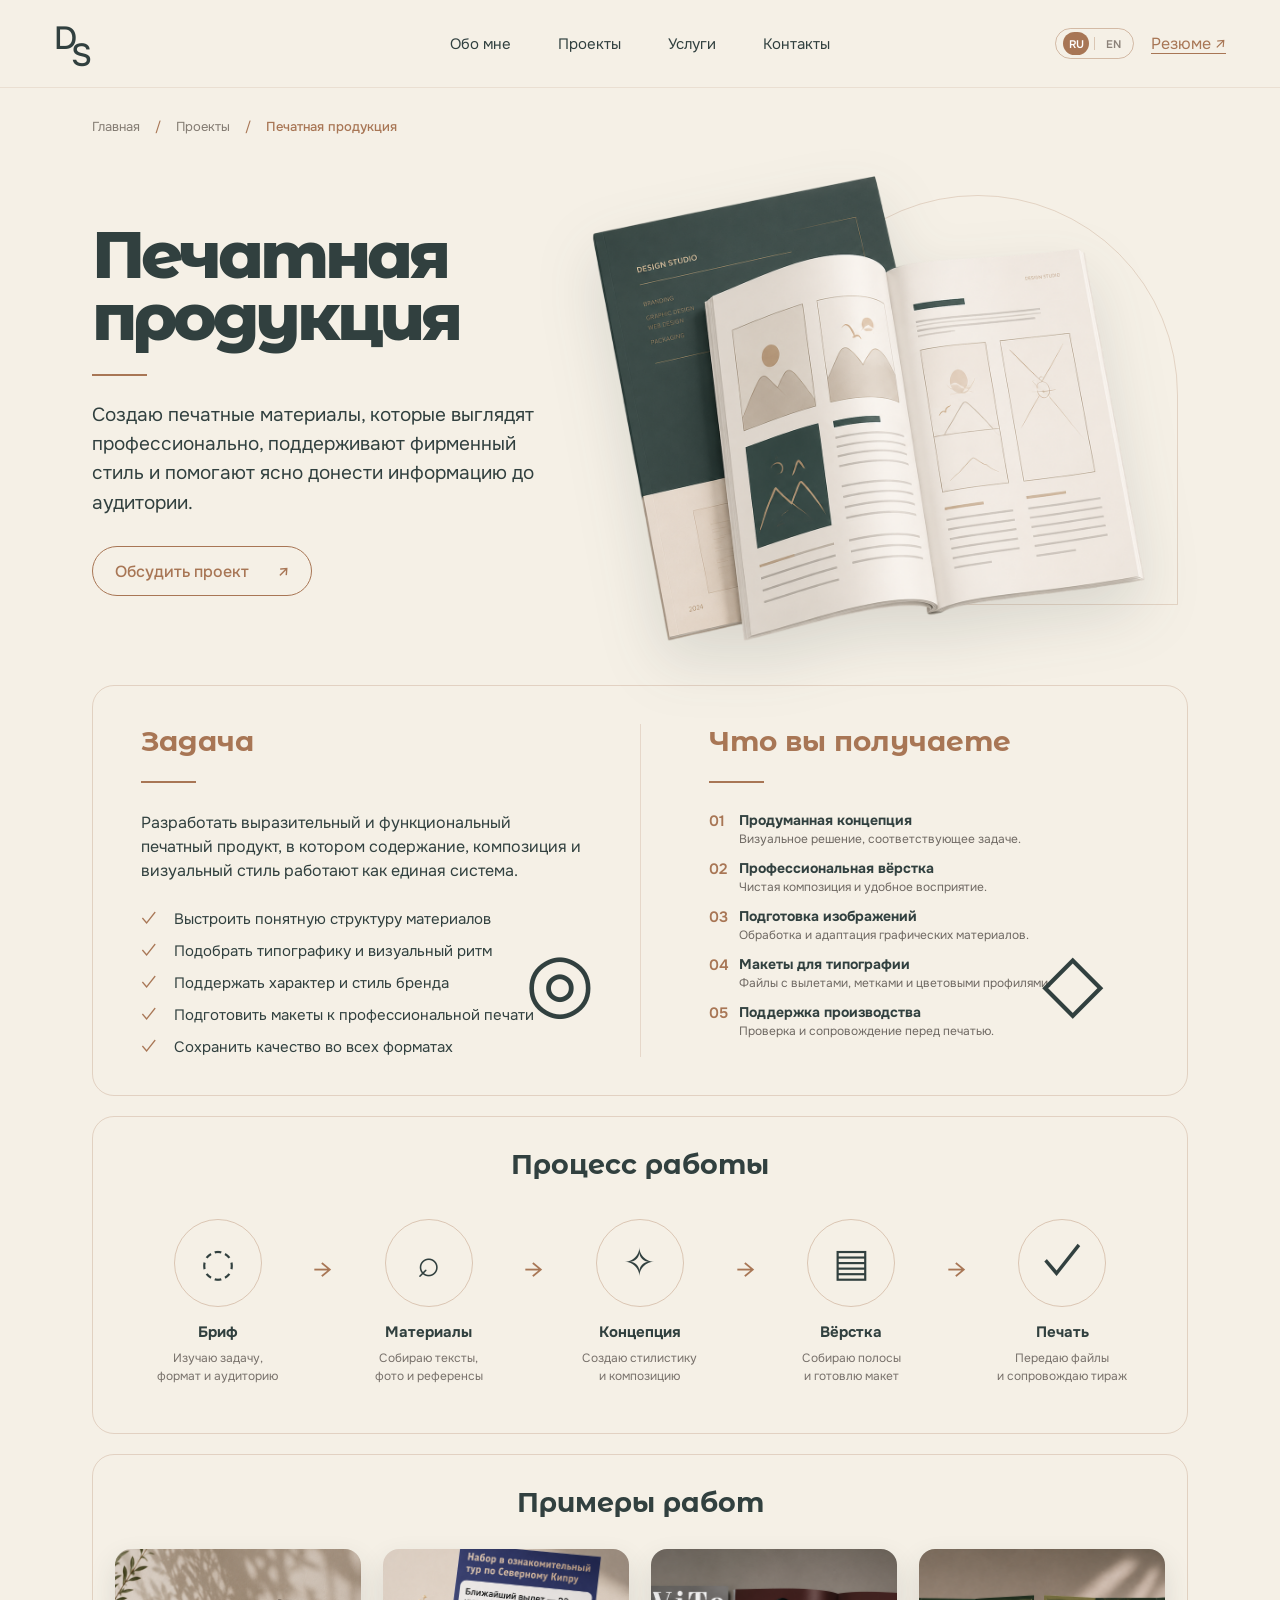
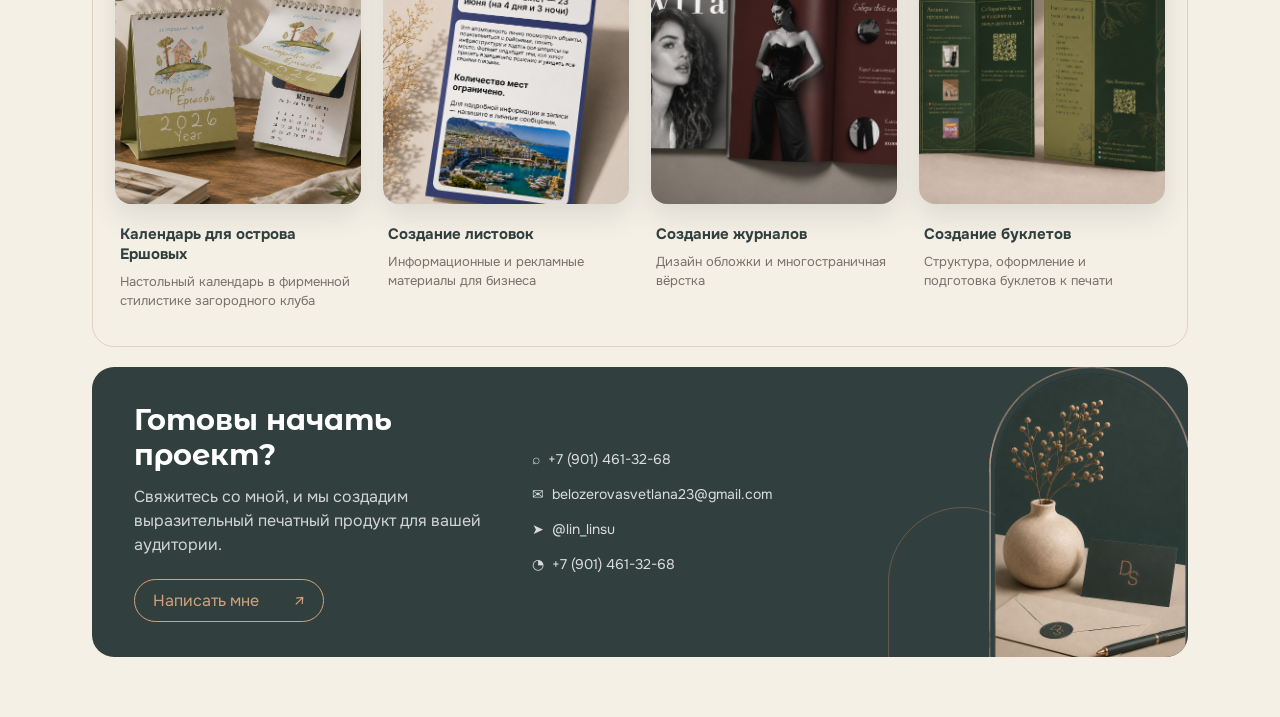
<file: project-print.html>
<!doctype html>
<html lang="ru">
<head><meta charset="UTF-8"><meta name="viewport" content="width=device-width,initial-scale=1"><title>Печатная продукция — Светлана Дмитренко</title><link rel="preconnect" href="https://fonts.googleapis.com"><link rel="preconnect" href="https://fonts.gstatic.com" crossorigin><link href="https://fonts.googleapis.com/css2?family=Montserrat+Alternates:wght@600;700;800&family=Onest:wght@300;400;500;600;700&display=swap" rel="stylesheet"><link rel="stylesheet" href="style.css"></head>
<body class="ux-case-page print-case-page">
  <header class="ux-case-header"><a class="ux-case-logo" href="index.html"><span>D</span><sup>S</sup></a><nav><a href="index.html#about">Обо мне</a><a href="index.html#projects">Проекты</a><a href="index.html#services">Услуги</a><a href="index.html#contacts">Контакты</a></nav><a class="ux-case-resume" href="https://hh.ru/resume/9687faa6ff0e6f1dfe0039ed1f39636350536c" target="_blank" rel="noopener">Резюме ↗</a></header>
  <main class="ux-case">
    <div class="ux-crumbs"><a href="index.html">Главная</a><span>/</span><a href="index.html#projects">Проекты</a><span>/</span><b>Печатная продукция</b></div>
    <section class="print-intro">
      <div class="print-intro-copy"><h1>Печатная<br>продукция</h1><i></i><p>Создаю печатные материалы, которые выглядят профессионально, поддерживают фирменный стиль и помогают ясно донести информацию до аудитории.</p><a href="#print-contact">Обсудить проект <span>↗</span></a></div>
      <div class="print-hero-art"><i></i><img src="print-hero.png" alt="Журнал и печатные материалы"></div>
    </section>
    <section class="ux-brief print-brief">
      <article><h2>Задача</h2><i></i><p>Разработать выразительный и функциональный печатный продукт, в котором содержание, композиция и визуальный стиль работают как единая система.</p><ul><li>Выстроить понятную структуру материалов</li><li>Подобрать типографику и визуальный ритм</li><li>Поддержать характер и стиль бренда</li><li>Подготовить макеты к профессиональной печати</li><li>Сохранить качество во всех форматах</li></ul><span class="ux-line-icon">◎</span></article>
      <article><h2>Что вы получаете</h2><i></i><ol><li><b>Продуманная концепция</b><small>Визуальное решение, соответствующее задаче.</small></li><li><b>Профессиональная вёрстка</b><small>Чистая композиция и удобное восприятие.</small></li><li><b>Подготовка изображений</b><small>Обработка и адаптация графических материалов.</small></li><li><b>Макеты для типографии</b><small>Файлы с вылетами, метками и цветовыми профилями.</small></li><li><b>Поддержка производства</b><small>Проверка и сопровождение перед печатью.</small></li></ol><span class="ux-line-icon">◇</span></article>
    </section>
    <section class="ux-process-block"><h2>Процесс работы</h2><div class="ux-process-row"><article><span>◌</span><h3>Бриф</h3><p>Изучаю задачу,<br>формат и аудиторию</p></article><b>→</b><article><span>⌕</span><h3>Материалы</h3><p>Собираю тексты,<br>фото и референсы</p></article><b>→</b><article><span>✧</span><h3>Концепция</h3><p>Создаю стилистику<br>и композицию</p></article><b>→</b><article><span>▤</span><h3>Вёрстка</h3><p>Собираю полосы<br>и готовлю макет</p></article><b>→</b><article><span>✓</span><h3>Печать</h3><p>Передаю файлы<br>и сопровождаю тираж</p></article></div></section>
    <section class="ux-works print-works"><h2>Примеры работ</h2><div class="print-work-grid"><article><img src="print-calendar.png" alt="Календарь для острова Ершовых"><h3>Календарь для острова Ершовых</h3><p>Настольный календарь в фирменной стилистике загородного клуба</p></article><article><img src="print-flyers.png" alt="Создание листовок"><h3>Создание листовок</h3><p>Информационные и рекламные материалы для бизнеса</p></article><article><img src="print-magazines.png" alt="Создание журналов"><h3>Создание журналов</h3><p>Дизайн обложки и многостраничная вёрстка</p></article><article><img src="print-booklets.png" alt="Создание буклетов"><h3>Создание буклетов</h3><p>Структура, оформление и подготовка буклетов к печати</p></article></div></section>
    <section class="ux-case-cta" id="print-contact"><div><h2>Готовы начать проект?</h2><p>Свяжитесь со мной, и мы создадим выразительный печатный продукт для вашей аудитории.</p><a href="https://t.me/lin_linsu" target="_blank" rel="noopener">Написать мне <span>↗</span></a></div><ul><li>⌕&nbsp; +7 (901) 461-32-68</li><li>✉&nbsp; belozerovasvetlana23@gmail.com</li><li>➤&nbsp; @lin_linsu</li><li>◔&nbsp; +7 (901) 461-32-68</li></ul><div class="ux-cta-art"><i></i><img src="contact-scene.png" alt=""></div></section>
  </main>
<script src="lang.js"></script></body></html>
</file>
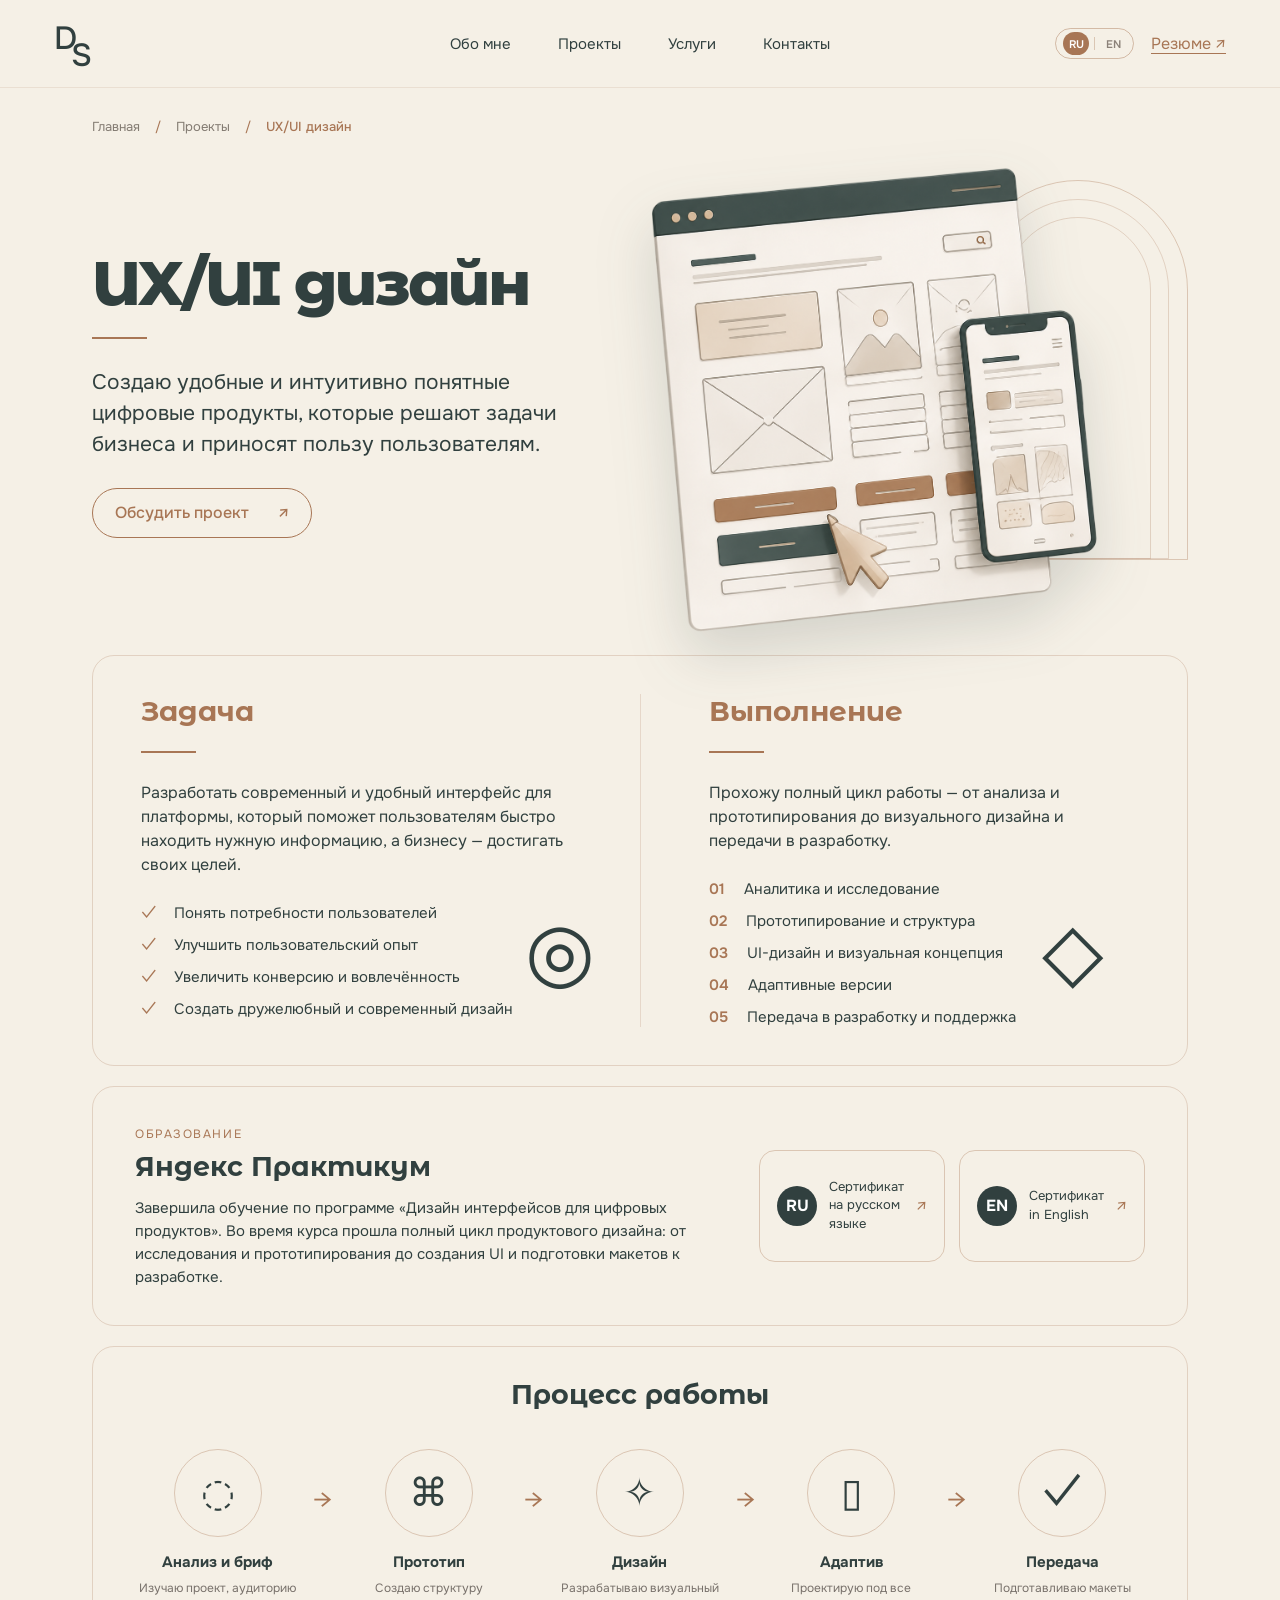
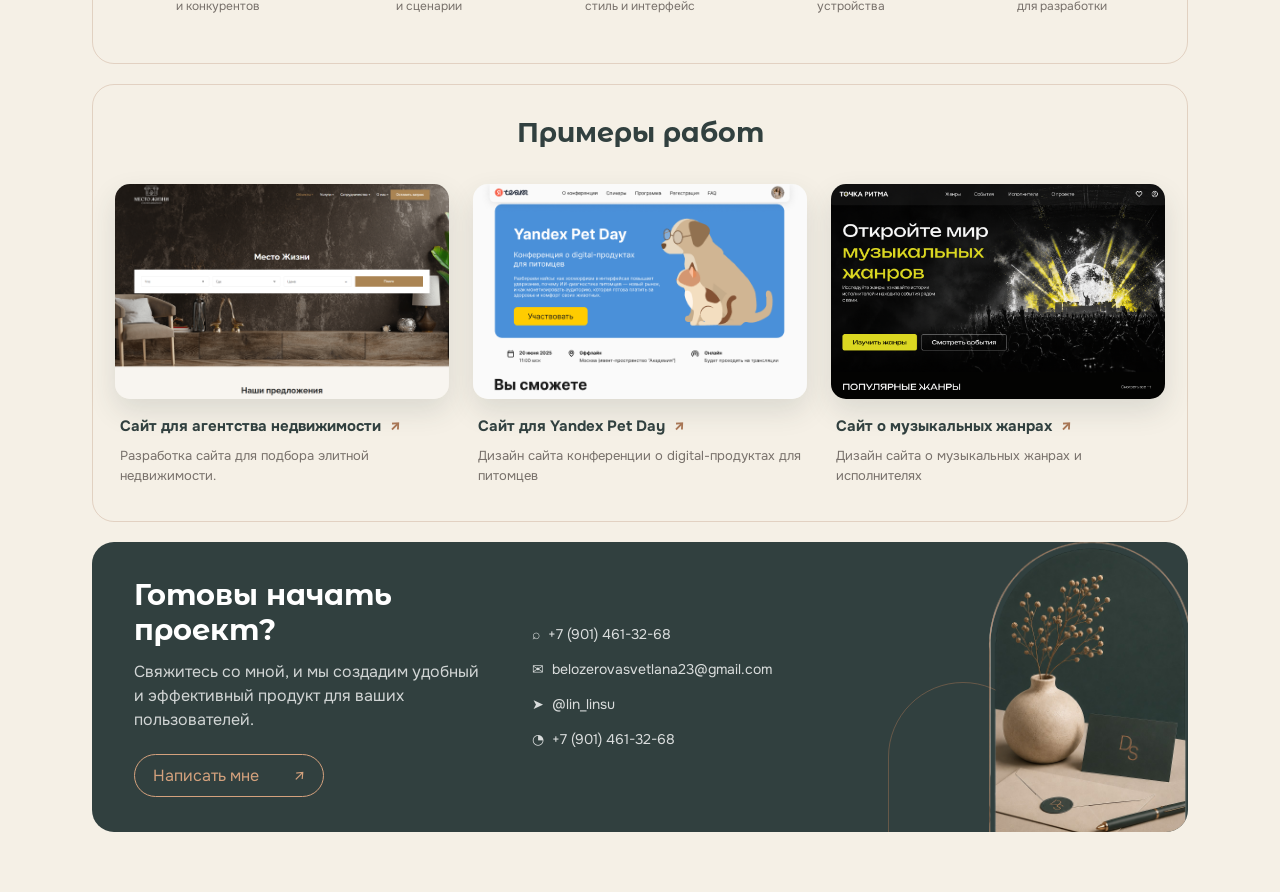
<file: project-uiux.html>
<!doctype html>
<html lang="ru">
<head>
  <meta charset="UTF-8">
  <meta name="viewport" content="width=device-width,initial-scale=1">
  <title>UX/UI дизайн — Светлана Дмитренко</title>
  <link rel="preconnect" href="https://fonts.googleapis.com">
  <link rel="preconnect" href="https://fonts.gstatic.com" crossorigin>
  <link href="https://fonts.googleapis.com/css2?family=Montserrat+Alternates:wght@600;700;800&family=Onest:wght@300;400;500;600;700&display=swap" rel="stylesheet">
  <link rel="stylesheet" href="style.css">
</head>
<body class="ux-case-page">
  <header class="ux-case-header">
    <a class="ux-case-logo" href="index.html"><span>D</span><sup>S</sup></a>
    <nav><a href="index.html#about">Обо мне</a><a href="index.html#projects">Проекты</a><a href="index.html#services">Услуги</a><a href="index.html#contacts">Контакты</a></nav>
    <a class="ux-case-resume" href="https://hh.ru/resume/9687faa6ff0e6f1dfe0039ed1f39636350536c" target="_blank" rel="noopener">Резюме ↗</a>
  </header>

  <main class="ux-case">
    <div class="ux-crumbs"><a href="index.html">Главная</a><span>/</span><a href="index.html#projects">Проекты</a><span>/</span><b>UX/UI дизайн</b></div>

    <section class="ux-intro">
      <div class="ux-intro-copy">
        <h1>UX/UI дизайн</h1><i></i>
        <p>Создаю удобные и интуитивно понятные цифровые продукты, которые решают задачи бизнеса и приносят пользу пользователям.</p>
        <a href="#ux-contact">Обсудить проект <span>↗</span></a>
      </div>
      <div class="ux-intro-visual">
        <div class="ux-intro-rings" aria-hidden="true"></div>
        <img src="service-ux.png" alt="Макет интерфейса сайта и мобильного приложения">
      </div>
    </section>

    <section class="ux-brief">
      <article>
        <h2>Задача</h2><i></i>
        <p>Разработать современный и удобный интерфейс для платформы, который поможет пользователям быстро находить нужную информацию, а бизнесу — достигать своих целей.</p>
        <ul><li>Понять потребности пользователей</li><li>Улучшить пользовательский опыт</li><li>Увеличить конверсию и вовлечённость</li><li>Создать дружелюбный и современный дизайн</li></ul>
        <span class="ux-line-icon">◎</span>
      </article>
      <article>
        <h2>Выполнение</h2><i></i>
        <p>Прохожу полный цикл работы — от анализа и прототипирования до визуального дизайна и передачи в разработку.</p>
        <ol><li>Аналитика и исследование</li><li>Прототипирование и структура</li><li>UI-дизайн и визуальная концепция</li><li>Адаптивные версии</li><li>Передача в разработку и поддержка</li></ol>
        <span class="ux-line-icon">◇</span>
      </article>
    </section>

    <section class="ux-education">
      <div>
        <span>ОБРАЗОВАНИЕ</span>
        <h2>Яндекс Практикум</h2>
        <p>Завершила обучение по программе «Дизайн интерфейсов для цифровых продуктов». Во время курса прошла полный цикл продуктового дизайна: от исследования и прототипирования до создания UI и подготовки макетов к разработке.</p>
      </div>
      <div class="ux-certificates">
       <a href="https://disk.yandex.ru/d/ziXGlWvXuUqmTQ" target="_blank" rel="noopener"><b>RU</b><span>Сертификат<br>на русском языке</span><i>↗</i></a>
        <a href="https://disk.yandex.ru/d/ziXGlWvXuUqmTQ" target="_blank" rel="noopener"><b>EN</b><span>Certificate<br>in English</span><i>↗</i></a>
      </div>
    </section>

    <section class="ux-process-block">
      <h2>Процесс работы</h2>
      <div class="ux-process-row">
        <article><span>◌</span><h3>Анализ и бриф</h3><p>Изучаю проект, аудиторию<br>и конкурентов</p></article>
        <b>→</b>
        <article><span>⌘</span><h3>Прототип</h3><p>Создаю структуру<br>и сценарии</p></article>
        <b>→</b>
        <article><span>✧</span><h3>Дизайн</h3><p>Разрабатываю визуальный<br>стиль и интерфейс</p></article>
        <b>→</b>
        <article><span>▯</span><h3>Адаптив</h3><p>Проектирую под все<br>устройства</p></article>
        <b>→</b>
        <article><span>✓</span><h3>Передача</h3><p>Подготавливаю макеты<br>для разработки</p></article>
      </div>
    </section>

    <section class="ux-works">
      <h2>Примеры работ</h2>
      <div class="ux-work-grid">
        <a class="ux-work-card" href="https://lifespace.vip/" target="_blank" rel="noopener"><div class="ux-work-img ux-work-img--estate"></div><h3>Сайт для агентства недвижимости <span>↗</span></h3><p>Разработка сайта для подбора элитной недвижимости.</p></a>
        <a class="ux-work-card" href="https://linsu-just.github.io/yandex-case/" target="_blank" rel="noopener"><div class="ux-work-img ux-work-img--pet"></div><h3>Сайт для Yandex Pet Day <span>↗</span></h3><p>Дизайн сайта конференции о digital-продуктах для питомцев</p></a>
        <a class="ux-work-card" href="https://linsu-just.github.io/music/" target="_blank" rel="noopener"><div class="ux-work-img ux-work-img--music"></div><h3>Сайт о музыкальных жанрах <span>↗</span></h3><p>Дизайн сайта о музыкальных жанрах и исполнителях</p></a>
      </div>
    </section>

    <section class="ux-case-cta" id="ux-contact">
      <div><h2>Готовы начать проект?</h2><p>Свяжитесь со мной, и мы создадим удобный и эффективный продукт для ваших пользователей.</p><a href="https://t.me/lin_linsu" target="_blank" rel="noopener">Написать мне <span>↗</span></a></div>
      <ul><li>⌕&nbsp; +7 (901) 461-32-68</li><li>✉&nbsp; belozerovasvetlana23@gmail.com</li><li>➤&nbsp; @lin_linsu</li><li>◔&nbsp; +7 (901) 461-32-68</li></ul>
      <div class="ux-cta-art"><i></i><img src="contact-scene.png" alt=""></div>
    </section>
  </main>
<script src="lang.js"></script></body>
</html>
</file>
<file: style.css>
:root{--paper:#f5f0e6;--ink:#31403f;--text:#4d4943;--accent:#a87655;--arch:#3e5552}*{box-sizing:border-box;margin:0;padding:0}html{background:var(--paper)}body{width:100%;min-width:320px;min-height:100vh;overflow:hidden;background:var(--paper);color:var(--text);font-family:Onest,sans-serif}a{color:inherit;text-decoration:none}.header,.hero{width:calc(100% - 108px);max-width:1440px;margin-inline:auto}.header{height:103px;padding-top:30px;display:grid;grid-template-columns:1fr auto 1fr;align-items:start}.logo{position:relative;width:42px;height:42px;color:var(--ink);font-weight:500}.logo span{position:absolute;font-size:32px;line-height:1}.logo span:first-child{left:0;top:0}.logo span:last-child{left:17px;top:17px}.nav{padding-top:7px;display:flex;gap:52px;color:var(--ink);font-size:17px}.nav a:hover{color:var(--accent)}.resume{justify-self:end;padding-top:6px;color:var(--accent);font-size:17px;text-decoration:underline;text-underline-offset:4px}.resume span{display:inline-block;margin-left:10px;font-size:22px;text-decoration:none}.hero{height:807px;display:grid;grid-template-columns:58% 42%;align-items:start}.hero-copy{z-index:2;padding-left:39px;padding-top:34px}h1{color:var(--ink);font-family:'Montserrat Alternates',sans-serif;font-size:94px;font-weight:800;letter-spacing:-4px;line-height:.94;transform:scaleX(1.075);transform-origin:left top}.subtitle{margin-top:23px;color:var(--accent);font-family:'Montserrat Alternates',sans-serif;font-size:30px;font-weight:600;line-height:1.2;white-space:nowrap}.description{margin-top:22px;font-size:24px;line-height:1.49}.buttons{margin-top:50px;display:flex;gap:24px}.button{height:52px;padding:0 20px;border:1.5px solid transparent;border-radius:999px;display:inline-flex;align-items:center;justify-content:center;font-family:'Montserrat Alternates',sans-serif;font-size:17px;font-weight:700}.primary{width:324px;justify-content:space-between;background:var(--ink);color:#fff}.primary svg{width:28px;fill:none;stroke:currentColor;stroke-linecap:round;stroke-linejoin:round;stroke-width:1.7}.secondary{width:294px;border-color:var(--accent);color:var(--accent)}.facts{width:642px;margin-top:70px;display:grid;grid-template-columns:194px 218px 230px}.fact{min-height:148px;padding-right:24px}.fact+.fact{padding-left:24px;border-left:1px solid #c9a17c}.fact svg{width:38px;height:38px;margin-bottom:11px;fill:none;stroke:var(--accent);stroke-linecap:round;stroke-linejoin:round;stroke-width:2.7}.fact:first-child svg{width:28px}.fact:last-child svg{width:40px}.fact h2{margin-bottom:17px;color:var(--ink);font-size:22px;font-weight:700;line-height:1.2}.fact p{color:var(--accent);font-size:16px;line-height:1.65}.portrait{position:relative;height:807px;display:flex;justify-content:center;align-items:flex-end;transform:translateX(43px)}.arch{position:absolute;bottom:-76px;width:510px;height:816px;border:2px solid var(--accent);border-radius:255px 255px 0 0;background:var(--arch)}.arch:before{content:'';position:absolute;inset:-18px -18px 0;border:2px solid var(--accent);border-bottom:0;border-radius:275px 275px 0 0}.portrait img{position:relative;z-index:1;width:675px;max-width:none;max-height:none;object-fit:contain;transform:translate(-18px,79px)}@media(max-width:1200px){.header,.hero{width:calc(100% - 64px)}.nav{gap:28px}.hero{grid-template-columns:60% 40%}.hero-copy{padding-left:0}.subtitle{white-space:normal}.description br{display:none}.buttons{flex-wrap:wrap}.portrait{transform:translateX(25px)}}@media(max-width:880px){body{overflow-x:hidden;overflow-y:auto}.header{height:80px;padding-top:20px}.nav{display:none}.hero{height:auto;display:flex;flex-direction:column}.hero-copy{padding-top:35px}h1{font-size:clamp(54px,13vw,78px)}.subtitle{font-size:clamp(22px,5vw,28px)}.description{font-size:20px}.facts{width:100%;grid-template-columns:repeat(3,1fr)}.portrait{width:min(100%,560px);height:650px;margin:auto;transform:none}}@media(max-width:620px){.header,.hero{width:calc(100% - 40px)}h1{font-size:clamp(44px,14vw,62px);letter-spacing:-2px}.description{font-size:18px}.buttons{display:grid}.button,.primary,.secondary{width:100%}.facts{grid-template-columns:1fr;gap:24px}.fact,.fact+.fact{padding:0 0 22px;border:0;border-bottom:1px solid #c9a17c}.portrait{height:125vw;min-height:500px}.arch{width:92%;height:108vw}.portrait img{width:112%;transform:translateY(55px)}}
/* Интерактивные состояния */
.button,.nav a,.resume{transition:color .25s ease,background-color .25s ease,border-color .25s ease,transform .25s ease,box-shadow .25s ease}
.primary svg{transition:transform .25s ease}
.primary:hover,.primary:focus-visible{background:var(--accent);box-shadow:0 8px 22px rgb(173 121 87 / 22%);transform:translateY(-2px)}
.primary:hover svg,.primary:focus-visible svg{transform:translateX(6px)}
.secondary:hover,.secondary:focus-visible{background:var(--accent);color:#fff;box-shadow:0 8px 22px rgb(173 121 87 / 18%);transform:translateY(-2px)}
.button:active{transform:translateY(0)}
.button:focus-visible,.nav a:focus-visible,.resume:focus-visible{outline:2px solid var(--accent);outline-offset:4px}
.pupil{position:fixed;z-index:5;width:11px;height:11px;border-radius:50%;background:radial-gradient(circle at 68% 28%,#fff 0 1px,#090c0c 1.5px 100%);box-shadow:0 0 0 1px rgb(255 255 255 / 55%);pointer-events:none;opacity:0;transition:opacity .2s ease;will-change:transform,left,top}
.pupil.is-ready{opacity:1}
@media (prefers-reduced-motion:reduce){.pupil{display:none}.button,.primary svg{transition-duration:0s}}

/* Смена портрета при наведении на кнопки */
.portrait-image{position:absolute!important;bottom:0;transition:opacity .28s cubic-bezier(.22,.61,.36,1);will-change:opacity}
.portrait-default{opacity:1}
.portrait-buttons{opacity:0;transform:translate(-31px,46px) rotate(1deg) scale(.986)!important;transform-origin:50% 88%}
body.is-looking-at-buttons .portrait-default{opacity:0}
body.is-looking-at-buttons .portrait-buttons{opacity:1}
.pupil{display:none!important}
@media (prefers-reduced-motion:reduce){.portrait-image{transition:none}}

/* Второй экран: Обо мне */
html{scroll-behavior:smooth;scroll-padding-top:88px}
body{overflow-x:hidden;overflow-y:auto}
.header{position:sticky;top:0;z-index:30;background:color-mix(in srgb,var(--paper) 88%,transparent);backdrop-filter:blur(12px)}
.about-section{width:calc(100% - 108px);max-width:1440px;min-height:100vh;margin-inline:auto;padding:78px 38px 84px;display:grid;grid-template-columns:minmax(0,1.05fr) minmax(520px,.95fr);gap:76px;align-items:center;scroll-margin-top:88px}
.about-copy h2{color:var(--ink);font-family:'Montserrat Alternates',sans-serif;font-size:96px;font-weight:800;letter-spacing:-4px;line-height:1}
.about-rule{width:568px;max-width:100%;height:1.5px;margin:34px 0 36px;background:var(--accent)}
.about-text{display:grid;gap:28px;color:var(--ink);font-size:19px;line-height:1.45}
.about-button{margin-top:28px;width:322px}
.skills-card{padding:56px 32px 44px;border:1px solid rgb(217 197 178 / 55%);border-radius:46px;background:rgb(245 240 230 / 78%);box-shadow:0 22px 45px rgb(77 73 67 / 16%)}
.skills-card h3{margin-left:32px;color:var(--accent);font-family:'Montserrat Alternates',sans-serif;font-size:30px;font-weight:700}
.skills-title-rule{width:52px;height:2px;margin:18px 0 28px 32px;background:var(--accent)}
.skills-grid{display:grid;grid-template-columns:repeat(3,1fr)}
.skill-item{min-height:188px;padding:16px 8px;display:flex;flex-direction:column;align-items:center;justify-content:center;gap:16px;color:#111;text-align:center}
.skill-item:nth-child(3n+2),.skill-item:nth-child(3n+3){border-left:1px solid rgb(217 197 178 / 60%)}
.skill-item:nth-child(n+4){border-top:1px solid rgb(217 197 178 / 60%)}
.skill-icon{width:94px;height:94px;border-radius:50%;display:flex;align-items:center;justify-content:center;background:rgb(217 197 178 / 23%);color:var(--accent);font-size:34px;font-weight:400}
.brand-icon{font-family:Onest,sans-serif;font-size:32px}.brand-icon::before{content:'';position:absolute;width:42px;height:48px;border:2px solid currentColor;border-radius:6px}.brand-icon{position:relative}.brand-icon{isolation:isolate}.brand-icon{letter-spacing:-2px}
.code-icon{font-size:35px}.css-icon{font-size:58px;line-height:.5;transform:rotate(180deg)}.github-icon{font-size:52px}.ai-icon{font-size:48px}
.figma-icon{display:grid;grid-template-columns:16px 16px;grid-template-rows:repeat(3,16px);align-content:center;justify-content:center;gap:0}.figma-icon i{display:block;border:2px solid currentColor}.figma-icon i:nth-child(1){border-radius:8px 0 0 8px}.figma-icon i:nth-child(2){border-radius:0 8px 8px 0}.figma-icon i:nth-child(3){border-radius:8px 0 0 8px}.figma-icon i:nth-child(4){border-radius:50%}.figma-icon i:nth-child(5){border-radius:8px 0 8px 8px}
.skill-item h4{font-size:17px;font-weight:500}
.reveal{opacity:0;filter:blur(10px);transition:opacity .9s cubic-bezier(.22,.61,.36,1),transform .9s cubic-bezier(.22,.61,.36,1),filter .9s ease}
.reveal-left{transform:translate(-42px,58px)}.reveal-right{transform:translate(42px,68px) scale(.97)}
.reveal.is-visible{opacity:1;filter:blur(0);transform:translate(0,0) scale(1)}
.skills-card.is-visible .skill-item{animation:skill-rise .65s both cubic-bezier(.22,.61,.36,1);animation-delay:calc(var(--i,0)*70ms + 240ms)}
.skill-item:nth-child(1){--i:0}.skill-item:nth-child(2){--i:1}.skill-item:nth-child(3){--i:2}.skill-item:nth-child(4){--i:3}.skill-item:nth-child(5){--i:4}.skill-item:nth-child(6){--i:5}.skill-item:nth-child(7){--i:6}.skill-item:nth-child(8){--i:7}.skill-item:nth-child(9){--i:8}
@keyframes skill-rise{from{opacity:0;transform:translateY(18px)}to{opacity:1;transform:translateY(0)}}
body.is-about-visible .nav a[href='#about']{color:var(--accent);position:relative}body.is-about-visible .nav a[href='#about']::after{content:'';position:absolute;left:50%;bottom:-17px;width:7px;height:7px;border-radius:50%;background:var(--accent);transform:translateX(-50%)}
@media(max-width:1180px){.about-section{width:calc(100% - 64px);padding-inline:0;grid-template-columns:1fr;gap:56px}.about-text br{display:none}.skills-card{max-width:680px;width:100%;margin:auto}}
@media(max-width:680px){.about-section{width:calc(100% - 40px);padding-top:58px}.about-copy h2{font-size:clamp(54px,16vw,80px)}.about-text{font-size:17px;gap:22px}.skills-card{padding:38px 14px 28px;border-radius:30px}.skills-card h3,.skills-title-rule{margin-left:16px}.skills-grid{grid-template-columns:repeat(2,1fr)}.skill-item:nth-child(n){border:0}.skill-item:nth-child(even){border-left:1px solid rgb(217 197 178 / 60%)}.skill-item:nth-child(n+3){border-top:1px solid rgb(217 197 178 / 60%)}.skill-icon{width:78px;height:78px}.about-button{width:100%}}
@media(prefers-reduced-motion:reduce){.reveal{opacity:1;filter:none;transform:none;transition:none}.skills-card.is-visible .skill-item{animation:none}}

/* Точная вертикальная стыковка экранов */
.hero{overflow:hidden}
.about-section{padding-top:40px;align-items:start;scroll-margin-top:0}
.skills-card{margin-top:46px}
@media(max-width:1180px){.about-section{padding-top:56px}.skills-card{margin-top:0}}

body{overflow-x:hidden;overflow-y:visible}
@media(min-width:1181px){.about-section{min-height:auto;padding-bottom:72px}}
.figma-icon i{width:16px;height:16px}

/* Исчезновение первого экрана при прокрутке */
.hero{opacity:calc(1 - var(--hero-exit,0));transform:translateY(calc(var(--hero-exit,0) * -58px)) scale(calc(1 - var(--hero-exit,0) * .018));filter:blur(calc(var(--hero-exit,0) * 7px));transform-origin:center top;will-change:opacity,transform,filter}
@media(prefers-reduced-motion:reduce){.hero{opacity:1;transform:none;filter:none}}

/* Свободные декоративные границы и фон шапки во всю ширину */
.hero{overflow:visible;clip-path:inset(0 -110px 0 0)}
.header{background:transparent;backdrop-filter:none;isolation:isolate}
.header::before{content:'';position:absolute;z-index:-1;top:0;bottom:0;left:calc(50% - 50vw);right:calc(50% - 50vw);background:color-mix(in srgb,var(--paper) 91%,transparent);backdrop-filter:blur(14px);box-shadow:0 1px 0 rgb(168 118 85 / 10%)}
@media(max-width:1200px){.hero{clip-path:inset(0 -48px 0 0)}}
@media(max-width:880px){.hero{clip-path:none;overflow:hidden}}

/* Зелёная арка без внутренней обводки; внешняя линия остаётся */
.arch{border:0}

/* Раздел проектов */
.projects-section{width:calc(100% - 108px);max-width:1440px;margin-inline:auto;padding:78px 38px 120px;scroll-margin-top:92px}
.projects-heading{display:grid;grid-template-columns:1fr auto;align-items:end;margin-bottom:42px}
.projects-kicker{grid-column:1;color:var(--accent);font-size:17px;font-weight:600;letter-spacing:.08em;text-transform:uppercase}
.projects-heading h2{grid-column:1;margin-top:8px;color:var(--ink);font-family:'Montserrat Alternates',sans-serif;font-size:96px;font-weight:800;letter-spacing:-4px;line-height:1}
.projects-rule{grid-column:2;grid-row:1/3;width:230px;height:1.5px;margin-bottom:14px;background:var(--accent)}
.projects-grid{display:grid;grid-template-columns:repeat(6,minmax(0,1fr));gap:22px}
.project-card{position:relative;height:370px;border:1px solid rgb(255 255 255 / 58%);border-radius:30px;overflow:hidden;background:#d9c7b3;box-shadow:0 18px 42px rgb(49 64 63 / 14%);isolation:isolate;transform:translateZ(0);transition:transform .55s cubic-bezier(.2,.8,.2,1),box-shadow .55s ease}
.project-card--small{grid-column:span 2}
.project-card--wide{grid-column:span 3;height:400px}
.project-card img{position:absolute;inset:0;width:100%;height:100%;object-fit:cover;transition:transform .8s cubic-bezier(.2,.8,.2,1),filter .55s ease}
.project-shade{position:absolute;inset:0;background:linear-gradient(180deg,rgb(20 31 30 / 7%) 22%,rgb(20 31 30 / 12%) 48%,rgb(20 31 30 / 82%) 100%);transition:background .5s ease}
.project-number{position:absolute;top:24px;left:26px;color:#fff;font-family:'Montserrat Alternates',sans-serif;font-size:20px;font-weight:700;text-shadow:0 2px 16px rgb(0 0 0 / 26%)}
.project-copy{position:absolute;left:27px;right:82px;bottom:27px;color:#fff;display:grid;gap:7px;transform:translateY(9px);transition:transform .5s cubic-bezier(.2,.8,.2,1)}
.project-copy strong{font-family:'Montserrat Alternates',sans-serif;font-size:24px;line-height:1.15}
.project-copy small{font-size:15px;line-height:1.4;opacity:0;transform:translateY(10px);transition:opacity .4s ease,transform .4s ease}
.project-arrow{position:absolute;right:24px;bottom:24px;width:48px;height:48px;border:1px solid rgb(255 255 255 / 55%);border-radius:50%;display:grid;place-items:center;background:rgb(245 240 230 / 14%);color:#fff;font-size:23px;line-height:1;backdrop-filter:blur(8px);transition:transform .55s cubic-bezier(.2,.8,.2,1),background .35s ease,color .35s ease}
.project-card:hover,.project-card:focus-visible{transform:translateY(-9px);box-shadow:0 30px 58px rgb(49 64 63 / 24%)}
.project-card:hover img,.project-card:focus-visible img{transform:scale(1.075);filter:saturate(1.06) contrast(1.03)}
.project-card:hover .project-shade,.project-card:focus-visible .project-shade{background:linear-gradient(180deg,rgb(20 31 30 / 2%) 15%,rgb(20 31 30 / 8%) 42%,rgb(20 31 30 / 88%) 100%)}
.project-card:hover .project-copy,.project-card:focus-visible .project-copy{transform:translateY(0)}
.project-card:hover .project-copy small,.project-card:focus-visible .project-copy small{opacity:.88;transform:translateY(0)}
.project-card:hover .project-arrow,.project-card:focus-visible .project-arrow{transform:rotate(45deg) scale(1.08);background:var(--paper);color:var(--ink)}
.project-card:focus-visible{outline:3px solid var(--accent);outline-offset:5px}
body.is-projects-visible .nav a[href='#projects']{color:var(--accent);position:relative}
body.is-projects-visible .nav a[href='#projects']::after{content:'';position:absolute;left:50%;bottom:-17px;width:7px;height:7px;border-radius:50%;background:var(--accent);transform:translateX(-50%)}
@media(max-width:1180px){.projects-section{width:calc(100% - 64px);padding-inline:0}.project-card--small{grid-column:span 3}.project-card--wide{grid-column:span 3}.projects-rule{width:160px}}
@media(max-width:760px){.projects-section{width:calc(100% - 40px);padding-top:58px}.projects-heading{display:block}.projects-heading h2{font-size:clamp(54px,16vw,80px)}.projects-rule{width:100%;margin-top:24px}.projects-grid{grid-template-columns:1fr;gap:18px}.project-card,.project-card--small,.project-card--wide{grid-column:1;height:clamp(310px,90vw,420px);border-radius:24px}.project-copy small{opacity:.88;transform:none}}
@media(prefers-reduced-motion:reduce){.project-card,.project-card img,.project-copy,.project-copy small,.project-arrow{transition:none}.project-card:hover{transform:none}}

/* Услуги */
.services-section{width:calc(100% - 108px);max-width:1440px;margin-inline:auto;padding:70px 38px 105px;scroll-margin-top:90px}
.section-heading h2{color:var(--ink);font-family:'Montserrat Alternates',sans-serif;font-size:96px;font-weight:800;letter-spacing:-4px;line-height:1}
.section-heading-rule{width:475px;max-width:100%;height:1.5px;margin:28px 0 34px;background:var(--accent)}
.section-heading p{color:var(--ink);font-size:20px;line-height:1.45}
.services-grid{margin-top:44px;display:grid;grid-template-columns:repeat(2,minmax(0,1fr));gap:18px}
.service-card{position:relative;min-height:405px;border:1px solid rgb(168 118 85 / 43%);border-radius:22px;overflow:hidden;background:rgb(255 252 246 / 22%);transition:transform .45s ease,box-shadow .45s ease,border-color .45s ease}
.service-card:hover{transform:translateY(-6px);border-color:var(--accent);box-shadow:0 22px 45px rgb(49 64 63 / 12%)}
.service-number{position:absolute;z-index:3;top:25px;left:30px;color:var(--accent);font-size:28px;font-weight:600}
.service-visual{position:absolute;left:18px;top:46px;width:47%;height:330px;overflow:hidden;pointer-events:none}
.service-visual img{position:absolute;inset:0;width:100%;height:100%;max-width:none;object-fit:contain;object-position:center;filter:drop-shadow(0 18px 14px rgb(49 64 63 / 14%));transition:transform .6s cubic-bezier(.2,.8,.2,1)}
.service-card:hover .service-visual img{transform:scale(1.035) translateY(-3px)}
.service-visual--ux img,.service-visual--brand img,.service-visual--print img,.service-visual--pack img{inset:0}
.service-content{position:absolute;z-index:2;left:51%;top:79px;right:28px;color:var(--ink)}
.service-content h3{font-family:'Montserrat Alternates',sans-serif;font-size:25px;line-height:1.15}
.service-content>p{margin-top:10px;font-size:16px;line-height:1.45}
.service-content i{display:block;width:38px;height:1px;margin:17px 0 18px;background:var(--accent)}
.service-content ul{list-style:none;display:grid;gap:9px;font-size:14px}
.service-content li::before{content:'✓';margin-right:14px;color:var(--accent);font-size:16px}
.service-arrow{position:absolute;z-index:4;right:20px;bottom:20px;width:48px;height:48px;border:1.5px solid var(--accent);border-radius:50%;display:grid;place-items:center;color:var(--ink);font-size:24px;transition:transform .35s ease,background .35s ease,color .35s ease}
.service-card:hover .service-arrow,.service-arrow:focus-visible{transform:rotate(-45deg);background:var(--ink);color:#fff;border-color:var(--ink)}
.process{margin-top:48px}.process>h3{color:var(--accent);font-family:'Montserrat Alternates',sans-serif;font-size:27px}.process-rule{width:50px;height:1.5px;margin:18px 0 20px;background:var(--accent)}
.process-list{display:grid;grid-template-columns:repeat(5,1fr)}
.process-list article{position:relative;text-align:center;padding:0 12px;color:var(--ink)}
.process-list article:not(:last-child)::after{content:'→';position:absolute;top:9px;right:-8px;color:var(--accent);font-size:24px}
.process-list b{display:block;color:var(--accent);font-size:27px;font-weight:500}.process-list span{height:62px;display:grid;place-items:center;font-size:38px;font-weight:300}.process-list h4{font-size:16px;margin-bottom:8px}.process-list p{font-size:13px;line-height:1.45}

/* Контакты */
.contacts-section{width:calc(100% - 108px);max-width:1440px;margin-inline:auto;padding:76px 38px 70px;display:grid;grid-template-columns:1.12fr .88fr;gap:28px 42px;color:var(--ink);scroll-margin-top:88px}
.contacts-copy h2{font-family:'Montserrat Alternates',sans-serif;font-size:96px;font-weight:800;letter-spacing:-4px;line-height:1}
.contacts-rule{width:475px;max-width:100%;height:1.5px;margin:27px 0 30px;background:var(--accent)}
.contacts-copy>p{font-size:20px;line-height:1.45}
.contact-cards{margin-top:33px;display:grid;grid-template-columns:repeat(2,minmax(0,1fr));gap:18px}
.contact-card{min-height:206px;padding:22px 24px;border:1px solid rgb(168 118 85 / 38%);border-radius:19px;background:rgb(255 252 246 / 20%);transition:transform .35s ease,box-shadow .35s ease,border-color .35s ease}
.contact-card:hover{transform:translateY(-5px);border-color:var(--accent);box-shadow:0 18px 34px rgb(49 64 63 / 11%)}
.contact-icon{width:68px;height:68px;margin-bottom:15px;border-radius:50%;display:grid;place-items:center;background:rgb(168 118 85 / 10%);color:var(--accent);font-size:32px}
.whatsapp-icon{width:36px;height:36px;fill:none;stroke:currentColor;stroke-width:1.65;stroke-linecap:round;stroke-linejoin:round}
.whatsapp-icon path:last-child{fill:currentColor;stroke:none}
.contact-card h3{font-family:'Montserrat Alternates',sans-serif;font-size:22px}.contact-card p{margin-top:8px;font-size:16px;overflow-wrap:anywhere}.contact-card i{display:block;width:39px;height:1.5px;margin-top:19px;background:var(--accent)}
.contacts-visual{position:relative;min-height:690px;margin-top:-3px;overflow:hidden}
.contacts-visual img{position:absolute;inset:0;width:100%;height:100%;object-fit:contain;object-position:center bottom;transform:translateY(44px)}
.contact-cta{position:relative;grid-column:1/-1;height:190px;margin-top:10px;padding:28px 38px;border-radius:22px;overflow:visible;background:var(--ink);color:#fff;box-shadow:0 20px 38px rgb(49 64 63 / 16%)}
.cta-copy{position:relative;z-index:3}.contact-cta h3{font-family:'Montserrat Alternates',sans-serif;font-size:27px}.contact-cta p{margin-top:5px;color:#d4a17d;font-family:'Montserrat Alternates',sans-serif;font-size:22px;font-weight:500}
.cta-copy>a{width:210px;height:42px;margin-top:23px;padding:0 17px;border:1px solid #d4a17d;border-radius:999px;display:flex;align-items:center;justify-content:space-between;color:#d4a17d;font-size:14px;transition:background .3s ease,color .3s ease,transform .3s ease}
.cta-copy>a:hover{background:#d4a17d;color:var(--ink);transform:translateY(-2px)}.cta-copy>a span{font-size:21px}
.contact-cta>img{position:absolute;z-index:2;right:-8px;bottom:-138px;width:350px;max-width:none;clip-path:inset(0 0 138px 0);filter:grayscale(1) contrast(1.05)}
.cta-arches{position:absolute;z-index:1;right:236px;bottom:0;width:150px;height:112px;border:1px solid rgb(168 118 85 / 45%);border-bottom:0;border-radius:80px 80px 0 0}
.cta-arches::before,.cta-arches::after{content:'';position:absolute;border:1px solid rgb(168 118 85 / 36%);border-bottom:0;border-radius:70px 70px 0 0}
.cta-arches::before{inset:15px 15px 0}.cta-arches::after{inset:30px 30px 0}
body.is-services-visible .nav a[href='#services'],body.is-contacts-visible .nav a[href='#contacts']{color:var(--accent);position:relative}
body.is-services-visible .nav a[href='#services']::after,body.is-contacts-visible .nav a[href='#contacts']::after{content:'';position:absolute;left:50%;bottom:-17px;width:7px;height:7px;border-radius:50%;background:var(--accent);transform:translateX(-50%)}
body.is-services-visible .nav a[href='#projects'],body.is-contacts-visible .nav a[href='#projects']{color:var(--ink)}
body.is-services-visible .nav a[href='#projects']::after,body.is-contacts-visible .nav a[href='#projects']::after{display:none}
@media(max-width:1180px){.services-section{width:calc(100% - 64px);padding-inline:0}.service-card{min-height:440px}.service-visual{width:45%;top:72px}.service-content{left:48%}.contacts-section{width:calc(100% - 64px);padding-inline:0;grid-template-columns:1fr}.contacts-visual{display:none}.contact-cta{grid-column:1}}
@media(max-width:820px){.services-section{width:calc(100% - 40px);padding-top:58px}.section-heading h2{font-size:clamp(54px,16vw,80px)}.services-grid{grid-template-columns:1fr}.service-card{min-height:420px}.process-list{grid-template-columns:1fr;gap:18px}.process-list article{display:grid;grid-template-columns:55px 60px 1fr;align-items:center;text-align:left}.process-list article:not(:last-child)::after{content:'↓';top:auto;bottom:-23px;left:77px;right:auto}.process-list span{height:55px}.process-list h4{margin:0}.process-list p{grid-column:3}.contacts-section{width:calc(100% - 40px);padding-top:58px}.contacts-copy h2{font-size:clamp(55px,17vw,85px)}.contact-cta>img{right:-48px}.cta-arches{right:180px}}
@media(max-width:560px){.service-card{min-height:660px}.service-visual{top:48px;left:12%;width:76%;height:280px}.service-content{left:25px;right:25px;top:335px}.service-arrow{bottom:16px}.contact-cards{grid-template-columns:1fr}.contact-card{min-height:190px}.contacts-copy>p br{display:none}.contact-cta{height:300px;padding:27px 24px}.contact-cta h3{font-size:23px}.contact-cta p{font-size:18px}.contact-cta>img{width:270px;right:-70px;bottom:-124px;clip-path:inset(0 0 124px 0)}.cta-arches{right:95px;bottom:0}.cta-copy>a{margin-top:18px}}

/* Подвал */
.footer{position:relative;margin-top:12px;padding:70px max(54px,calc((100vw - 1332px)/2)) 28px;background:#283735;color:var(--paper);overflow:hidden}
.footer::before{content:'DS';position:absolute;right:-25px;bottom:-86px;color:rgb(245 240 230 / 3.5%);font-family:'Montserrat Alternates',sans-serif;font-size:310px;font-weight:800;line-height:1;pointer-events:none}
.footer-top{position:relative;z-index:1;display:grid;grid-template-columns:1.65fr .65fr .8fr auto;gap:70px;padding-bottom:60px}
.footer-brand{display:flex;align-items:flex-start;gap:28px;color:rgb(245 240 230 / 72%);font-size:15px;line-height:1.55}
.footer-monogram{flex:0 0 auto;color:var(--paper);font-family:'Montserrat Alternates',sans-serif;font-size:54px;font-weight:600;letter-spacing:-5px;line-height:.8}
.footer-monogram sup{position:relative;top:20px;left:-5px;font-size:28px;font-weight:500}
.footer-nav,.footer-contacts{display:grid;align-content:start;gap:12px}
.footer-nav p,.footer-contacts p{margin-bottom:8px;color:#d4a17d;font-size:13px;font-weight:600;letter-spacing:.1em;text-transform:uppercase}
.footer-nav a,.footer-contacts a{width:max-content;color:rgb(245 240 230 / 72%);font-size:15px;transition:color .25s ease,transform .25s ease}
.footer-nav a:hover,.footer-contacts a:hover{color:#fff;transform:translateX(4px)}
.footer-contacts a span{margin-left:8px;color:#d4a17d}
.footer-up{width:55px;height:55px;border:1px solid rgb(212 161 125 / 65%);border-radius:50%;display:grid;place-items:center;color:#d4a17d;font-size:25px;transition:background .3s ease,color .3s ease,transform .3s ease}
.footer-up:hover{background:#d4a17d;color:var(--ink);transform:translateY(-4px)}
.footer-bottom{position:relative;z-index:1;padding-top:24px;border-top:1px solid rgb(245 240 230 / 15%);display:grid;grid-template-columns:1fr auto 1fr;gap:25px;color:rgb(245 240 230 / 42%);font-size:12px}
.footer-bottom span:nth-child(2){text-align:center}.footer-bottom span:last-child{text-align:right}
@media(max-width:850px){.footer{padding-inline:32px}.footer-top{grid-template-columns:1.4fr 1fr 1fr;gap:45px}.footer-up{position:absolute;right:0;bottom:0}.footer-bottom{grid-template-columns:1fr 1fr}.footer-bottom span:nth-child(2){display:none}}
@media(max-width:560px){.footer{padding:55px 20px 25px}.footer-top{grid-template-columns:1fr 1fr;gap:45px 25px}.footer-brand{grid-column:1/-1}.footer-up{right:0;bottom:-10px}.footer-bottom{grid-template-columns:1fr;gap:7px}.footer-bottom span:last-child{text-align:left}.footer::before{font-size:190px}}

/* Заглушки отдельных страниц проектов */
.case-page{min-height:100vh;overflow:hidden;background:var(--paper);color:var(--ink)}
.case-header{width:calc(100% - 108px);max-width:1440px;height:96px;margin:auto;display:flex;align-items:center;justify-content:space-between;border-bottom:1px solid rgb(168 118 85 / 22%)}
.case-back,.case-resume{color:var(--accent);font-size:15px}.case-back:hover,.case-resume:hover{text-decoration:underline;text-underline-offset:5px}
.case-hero{position:relative;width:calc(100% - 108px);max-width:1440px;min-height:calc(100vh - 96px);margin:auto;padding:105px 38px;display:flex;flex-direction:column;justify-content:center}
.case-number{margin-bottom:22px;color:var(--accent);font-size:18px;font-weight:600;letter-spacing:.12em}
.case-hero h1{max-width:1050px;font-size:clamp(58px,8vw,112px);transform:none;letter-spacing:-5px;line-height:.92}
.case-hero p{max-width:630px;margin-top:33px;font-size:21px;line-height:1.55}
.case-note{width:max-content;margin-top:50px;padding:13px 20px;border:1px solid rgb(168 118 85 / 45%);border-radius:999px;color:var(--accent);font-size:14px}
.case-orbit{position:absolute;right:-130px;top:50%;width:580px;height:580px;border:1px solid rgb(168 118 85 / 25%);border-radius:50%;transform:translateY(-50%)}
.case-orbit::before,.case-orbit::after{content:'';position:absolute;border:1px solid rgb(168 118 85 / 18%);border-radius:50%}.case-orbit::before{inset:50px}.case-orbit::after{inset:105px}
@media(max-width:700px){.case-header,.case-hero{width:calc(100% - 40px)}.case-hero{padding-inline:0}.case-hero h1{letter-spacing:-3px}.case-orbit{right:-360px}.case-resume{display:none}}

/* Страница кейса UX/UI */
.ux-case-page{overflow-x:hidden;background:var(--paper);color:var(--ink);font-family:Onest,sans-serif}
.ux-case-header{position:sticky;z-index:20;top:0;width:100%;height:88px;padding:0 max(54px,calc((100vw - 1332px)/2));display:grid;grid-template-columns:1fr auto 1fr;align-items:center;background:rgb(245 240 230 / 92%);backdrop-filter:blur(14px);border-bottom:1px solid rgb(168 118 85 / 14%)}
.ux-case-logo{position:relative;width:45px;height:48px;color:var(--ink);font-family:'Montserrat Alternates',sans-serif;font-size:31px}.ux-case-logo sup{position:absolute;left:18px;top:20px;font-size:23px;font-weight:500}
.ux-case-header nav{display:flex;gap:47px;font-size:15px}.ux-case-header nav a:hover{color:var(--accent)}.ux-case-resume{justify-self:end;color:var(--accent);text-decoration:underline;text-underline-offset:4px}
.ux-case{width:calc(100% - 108px);max-width:1440px;margin:auto;padding:30px 38px 60px}.ux-crumbs{display:flex;gap:15px;color:#837b72;font-size:13px}.ux-crumbs span,.ux-crumbs b{color:var(--accent)}.ux-crumbs b{font-weight:500}.ux-crumbs a:hover{color:var(--accent)}
.ux-intro{min-height:520px;display:grid;grid-template-columns:43% 57%;align-items:center}.ux-intro-copy{position:relative;z-index:2}.ux-intro h1{font-size:62px;transform:none;letter-spacing:-3px;line-height:1}.ux-intro-copy>i,.ux-brief article>i{display:block;width:55px;height:1.5px;margin:23px 0 28px;background:var(--accent)}.ux-intro-copy p{max-width:465px;font-size:21px;line-height:1.48}.ux-intro-copy>a{width:220px;height:50px;margin-top:28px;padding:0 22px;border:1.5px solid var(--accent);border-radius:999px;display:flex;align-items:center;justify-content:space-between;color:var(--accent);font-weight:500;transition:.3s}.ux-intro-copy>a:hover{background:var(--accent);color:#fff;transform:translateY(-2px)}
.ux-intro-visual{position:relative;height:500px}.ux-intro-visual img{position:absolute;z-index:2;inset:5px 0 0;width:100%;height:100%;object-fit:contain;filter:drop-shadow(0 25px 28px rgb(49 64 63 / 17%))}.ux-intro-rings{position:absolute;right:0;top:35px;width:220px;height:380px;border:1px solid rgb(168 118 85 / 35%);border-radius:110px 110px 0 0}.ux-intro-rings::before,.ux-intro-rings::after{content:'';position:absolute;border:1px solid rgb(168 118 85 / 25%);border-radius:100px 100px 0 0}.ux-intro-rings::before{inset:18px 18px 0}.ux-intro-rings::after{inset:36px 36px 0}
.ux-brief,.ux-process-block,.ux-works{border:1px solid rgb(168 118 85 / 25%);border-radius:22px}.ux-brief{padding:38px;display:grid;grid-template-columns:1fr 1fr}.ux-brief article{position:relative;min-height:330px;padding:0 55px 0 10px}.ux-brief article+article{padding-left:68px;border-left:1px solid rgb(168 118 85 / 20%)}.ux-brief h2{color:var(--accent);font-family:'Montserrat Alternates',sans-serif;font-size:28px}.ux-brief p{max-width:480px;font-size:16px;line-height:1.5}.ux-brief ul,.ux-brief ol{margin-top:26px;display:grid;gap:12px;list-style:none;font-size:15px}.ux-brief ul li::before{content:'✓';margin-right:17px;color:var(--accent)}.ux-brief ol{counter-reset:uxstep}.ux-brief ol li{counter-increment:uxstep}.ux-brief ol li::before{content:'0' counter(uxstep);margin-right:19px;color:var(--accent);font-weight:600}.ux-line-icon{position:absolute;right:45px;bottom:24px;font-size:80px;font-weight:300;color:var(--ink)}
.ux-process-block{margin-top:20px;padding:31px 28px 48px}.ux-process-block>h2,.ux-works>h2{text-align:center;font-family:'Montserrat Alternates',sans-serif;font-size:27px}.ux-process-row{margin-top:38px;display:grid;grid-template-columns:1fr auto 1fr auto 1fr auto 1fr auto 1fr;align-items:start}.ux-process-row article{text-align:center}.ux-process-row article>span{width:88px;height:88px;margin:0 auto 15px;border:1px solid rgb(168 118 85 / 35%);border-radius:50%;display:grid;place-items:center;font-size:39px}.ux-process-row h3{font-size:15px}.ux-process-row p{margin-top:7px;color:#78716b;font-size:12px;line-height:1.5}.ux-process-row>b{padding-top:35px;color:var(--accent);font-size:25px;font-weight:400}
.ux-works{margin-top:20px;padding:31px 22px 35px}.ux-work-grid{margin-top:35px;display:grid;grid-template-columns:repeat(3,1fr);gap:24px}.ux-work-img{height:215px;border-radius:15px;background-position:center top;background-size:cover;background-repeat:no-repeat;box-shadow:0 12px 28px rgb(49 64 63 / 13%)}.ux-work-img--estate{background-image:url('ux-work-estate.png')}.ux-work-img--pet{background-image:url('ux-work-pet.png')}.ux-work-img--brand{background-image:url('ux-work-brand.png')}.ux-work-img--music{background-image:url('ux-work-music.png')}.ux-work-grid h3{margin:17px 5px 0;font-size:15px}.ux-work-grid p{margin:10px 5px 0;color:#78716b;font-size:13px;line-height:1.55}
.ux-work-card{display:block;border-radius:17px;transition:transform .38s ease,box-shadow .38s ease}.ux-work-card .ux-work-img{overflow:hidden;transition:transform .55s cubic-bezier(.2,.8,.2,1),filter .4s ease}.ux-work-card h3 span{display:inline-block;margin-left:5px;color:var(--accent);transition:transform .3s ease}.ux-work-card:hover,.ux-work-card:focus-visible{transform:translateY(-8px)}.ux-work-card:hover .ux-work-img,.ux-work-card:focus-visible .ux-work-img{transform:scale(1.025);filter:saturate(1.06) contrast(1.02);box-shadow:0 20px 38px rgb(49 64 63 / 20%)}.ux-work-card:hover h3 span,.ux-work-card:focus-visible h3 span{transform:translate(4px,-4px)}.ux-work-card:focus-visible{outline:2px solid var(--accent);outline-offset:5px}
.ux-case-cta{position:relative;min-height:245px;margin-top:20px;padding:35px 42px;border-radius:22px;overflow:hidden;display:grid;grid-template-columns:1.1fr .9fr 280px;gap:45px;align-items:center;background:var(--ink);color:#fff}.ux-case-cta h2{font-family:'Montserrat Alternates',sans-serif;font-size:29px}.ux-case-cta p{max-width:390px;margin-top:13px;color:rgb(255 255 255 / 78%);font-size:16px;line-height:1.5}.ux-case-cta a{width:190px;height:43px;margin-top:22px;padding:0 18px;border:1px solid #d4a17d;border-radius:999px;display:flex;align-items:center;justify-content:space-between;color:#d4a17d}.ux-case-cta ul{position:relative;z-index:2;display:grid;gap:17px;list-style:none;color:rgb(255 255 255 / 82%);font-size:14px}.ux-cta-art{position:absolute;right:0;top:0;width:300px;height:100%}.ux-cta-art img{position:absolute;z-index:2;right:-25px;bottom:-65px;width:245px}.ux-cta-art i{position:absolute;left:0;bottom:-60px;width:150px;height:210px;border:1px solid rgb(168 118 85 / 45%);border-radius:80px 80px 0 0}
@media(max-width:1000px){.ux-case-header{padding-inline:32px}.ux-case-header nav{gap:22px}.ux-case{width:calc(100% - 64px);padding-inline:0}.ux-intro{grid-template-columns:1fr}.ux-intro-visual{height:420px}.ux-brief{grid-template-columns:1fr}.ux-brief article+article{margin-top:35px;padding:35px 55px 0 10px;border-left:0;border-top:1px solid rgb(168 118 85 / 20%)}.ux-process-row{grid-template-columns:repeat(5,1fr)}.ux-process-row>b{display:none}.ux-work-grid{grid-template-columns:repeat(2,1fr)}.ux-case-cta{grid-template-columns:1fr 1fr}.ux-cta-art{display:none}}
@media(max-width:650px){.ux-case-header{height:74px;padding-inline:20px}.ux-case-header nav{display:none}.ux-case{width:calc(100% - 40px);padding-top:22px}.ux-intro{padding-top:50px}.ux-intro h1{font-size:clamp(44px,14vw,64px)}.ux-intro-copy p{font-size:18px}.ux-intro-visual{height:330px}.ux-brief{padding:27px 18px}.ux-brief article,.ux-brief article+article{padding-right:0}.ux-line-icon{display:none}.ux-process-row{grid-template-columns:1fr;gap:28px}.ux-work-grid{grid-template-columns:1fr}.ux-case-cta{grid-template-columns:1fr;padding:30px 24px}}

.ux-education{margin:20px 0;padding:35px 42px;border:1px solid rgb(168 118 85 / 25%);border-radius:22px;display:grid;grid-template-columns:1.2fr .8fr;gap:55px;align-items:center}.ux-education>div>span{color:var(--accent);font-size:12px;letter-spacing:.13em}.ux-education h2{margin-top:7px;font-family:'Montserrat Alternates',sans-serif;font-size:27px}.ux-education p{max-width:680px;margin-top:14px;font-size:15px;line-height:1.55}.ux-certificates{display:grid;grid-template-columns:1fr 1fr;gap:14px}.ux-certificates a{min-height:112px;padding:17px;border:1px solid rgb(168 118 85 / 35%);border-radius:16px;display:grid;grid-template-columns:auto 1fr auto;gap:12px;align-items:center;transition:.3s}.ux-certificates a:hover{transform:translateY(-4px);border-color:var(--accent);box-shadow:0 12px 25px rgb(49 64 63 / 10%)}.ux-certificates b{width:40px;height:40px;border-radius:50%;display:grid;place-items:center;background:var(--ink);color:#fff}.ux-certificates span{font-size:13px;line-height:1.4}.ux-certificates i{color:var(--accent);font-style:normal}
.pack-intro{min-height:530px;display:grid;grid-template-columns:38% 62%;align-items:center}.pack-intro>div:first-child{position:relative;z-index:3}.pack-intro h1{font-family:Georgia,serif;font-size:70px;font-weight:400;line-height:.96;letter-spacing:-2px;transform:none}.pack-intro>div:first-child>i{display:block;width:55px;height:1.5px;margin:23px 0;background:var(--accent)}.pack-intro p{max-width:430px;font-size:18px;line-height:1.55}.pack-intro a{width:220px;height:50px;margin-top:28px;padding:0 22px;border-radius:999px;display:flex;align-items:center;justify-content:space-between;background:#a95d28;color:#fff}.pack-hero-art{position:relative;height:500px}.pack-hero-art>i{position:absolute;right:0;top:10px;width:400px;height:440px;border:1px solid rgb(168 118 85 / 25%);border-radius:210px 210px 0 0}.pack-hero-art img{position:absolute;z-index:2;inset:0;width:100%;height:100%;object-fit:contain;filter:drop-shadow(0 25px 30px rgb(49 64 63 / 14%))}.pack-brief article:nth-child(2) ol li{display:grid;grid-template-columns:30px 1fr}.pack-brief ol b{font-size:14px}.pack-brief ol small{grid-column:2;color:#6f6963;font-size:12px;line-height:1.35}.pack-work-grid{margin-top:30px;display:grid;grid-template-columns:repeat(3,1fr);gap:25px}.pack-work-grid img{width:100%;height:285px;border-radius:16px;object-fit:cover;box-shadow:0 12px 28px rgb(49 64 63 / 13%)}.pack-work-grid h3{margin:15px 5px 0;font-size:16px}.pack-work-grid p{margin:8px 5px 0;color:#78716b;font-size:13px}.case-hero--visual{display:grid;grid-template-columns:1fr 1fr;align-items:center}.case-hero--visual>div{position:relative;z-index:2}.case-hero--visual>img{position:relative;z-index:2;width:100%;height:620px;object-fit:contain;filter:drop-shadow(0 25px 30px rgb(49 64 63 / 14%))}
@media(max-width:900px){.ux-education{grid-template-columns:1fr}.pack-intro{grid-template-columns:1fr}.pack-hero-art{height:400px}.pack-work-grid{grid-template-columns:1fr}.case-hero--visual{grid-template-columns:1fr}.case-hero--visual>img{height:430px}}
@media(max-width:600px){.ux-certificates{grid-template-columns:1fr}.ux-education{padding:28px 20px}.pack-intro h1{font-size:55px}.pack-work-grid img{height:240px}}

.brand-intro{min-height:550px;display:grid;grid-template-columns:46% 54%;align-items:center}.brand-intro-copy{position:relative;z-index:2}.brand-intro h1{font-size:66px;transform:none;letter-spacing:-4px;line-height:.95}.brand-intro-copy>i{display:block;width:55px;height:1.5px;margin:25px 0;background:var(--accent)}.brand-intro-copy p{max-width:500px;font-size:19px;line-height:1.55}.brand-intro-copy>a{width:220px;height:50px;margin-top:28px;padding:0 22px;border:1.5px solid var(--accent);border-radius:999px;display:flex;align-items:center;justify-content:space-between;color:var(--accent);transition:.3s}.brand-intro-copy>a:hover{background:var(--accent);color:#fff;transform:translateY(-2px)}.brand-hero-art{position:relative;height:520px}.brand-hero-art>i{position:absolute;right:15px;top:45px;width:410px;height:410px;border:1px solid rgb(168 118 85 / 24%);border-radius:50%;box-shadow:0 0 0 58px rgb(168 118 85 / 8%),0 0 0 116px rgb(168 118 85 / 5%)}.brand-hero-art img{position:absolute;z-index:2;inset:0;width:100%;height:100%;object-fit:contain;filter:drop-shadow(0 25px 30px rgb(49 64 63 / 14%))}.brand-brief article:nth-child(2) ol li{display:grid;grid-template-columns:30px 1fr}.brand-brief ol b{font-size:14px}.brand-brief ol small{grid-column:2;color:#6f6963;font-size:12px;line-height:1.35}.brand-work-grid{margin-top:30px;display:grid;grid-template-columns:repeat(3,1fr);gap:25px}.brand-work-grid img{width:100%;height:285px;border-radius:16px;object-fit:cover;box-shadow:0 12px 28px rgb(49 64 63 / 13%)}.brand-work-grid article:last-child img{object-fit:contain;background:rgb(168 118 85 / 6%);padding:10px}.brand-work-grid h3{margin:15px 5px 0;font-size:16px}.brand-work-grid p{margin:8px 5px 0;color:#78716b;font-size:13px;line-height:1.5}
@media(max-width:900px){.brand-intro{grid-template-columns:1fr}.brand-hero-art{height:420px}.brand-work-grid{grid-template-columns:1fr}.brand-work-grid img{height:auto;max-height:430px}}
@media(max-width:600px){.brand-intro h1{font-size:48px}.brand-intro-copy p{font-size:17px}.brand-hero-art{height:340px}}

/* Единый стиль заголовка и кнопок страницы упаковки */
.pack-intro h1{font-family:'Montserrat Alternates',sans-serif;font-weight:800;letter-spacing:-4px}
.pack-intro a{border:1.5px solid var(--accent);background:transparent;color:var(--accent);font-weight:500;transition:background .3s ease,color .3s ease,transform .3s ease,box-shadow .3s ease}
.pack-intro a span,.pack-case-page .ux-case-cta a span{display:inline-block;transition:transform .3s ease}
.pack-intro a:hover{background:var(--accent);color:#fff;transform:translateY(-3px);box-shadow:0 10px 24px rgb(168 118 85 / 22%)}
.pack-intro a:hover span,.pack-case-page .ux-case-cta a:hover span{transform:translate(4px,-4px)}
.pack-case-page .ux-case-cta a{transition:background .3s ease,color .3s ease,transform .3s ease,box-shadow .3s ease}
.pack-case-page .ux-case-cta a:hover{background:#d4a17d;color:var(--ink);transform:translateY(-3px);box-shadow:0 10px 24px rgb(0 0 0 / 18%)}

.print-intro{min-height:550px;display:grid;grid-template-columns:43% 57%;align-items:center}.print-intro-copy{position:relative;z-index:2}.print-intro h1{font-size:66px;transform:none;letter-spacing:-4px;line-height:.95}.print-intro-copy>i{display:block;width:55px;height:1.5px;margin:25px 0;background:var(--accent)}.print-intro-copy p{max-width:480px;font-size:19px;line-height:1.55}.print-intro-copy>a{width:220px;height:50px;margin-top:28px;padding:0 22px;border:1.5px solid var(--accent);border-radius:999px;display:flex;align-items:center;justify-content:space-between;color:var(--accent);font-weight:500;transition:background .3s ease,color .3s ease,transform .3s ease,box-shadow .3s ease}.print-intro-copy>a span{display:inline-block;transition:transform .3s ease}.print-intro-copy>a:hover{background:var(--accent);color:#fff;transform:translateY(-3px);box-shadow:0 10px 24px rgb(168 118 85 / 22%)}.print-intro-copy>a:hover span{transform:translate(4px,-4px)}.print-hero-art{position:relative;height:520px}.print-hero-art>i{position:absolute;right:10px;top:45px;width:400px;height:410px;border:1px solid rgb(168 118 85 / 24%);border-radius:210px 210px 0 0}.print-hero-art img{position:absolute;z-index:2;inset:0;width:100%;height:100%;object-fit:contain;filter:drop-shadow(0 25px 30px rgb(49 64 63 / 14%))}.print-brief article:nth-child(2) ol li{display:grid;grid-template-columns:30px 1fr}.print-brief ol b{font-size:14px}.print-brief ol small{grid-column:2;color:#6f6963;font-size:12px;line-height:1.35}.print-work-grid{margin-top:30px;display:grid;grid-template-columns:repeat(4,1fr);gap:22px}.print-work-grid img{width:100%;height:255px;border-radius:16px;object-fit:cover;box-shadow:0 12px 28px rgb(49 64 63 / 13%)}.print-work-grid h3{margin:15px 5px 0;font-size:15px}.print-work-grid p{margin:8px 5px 0;color:#78716b;font-size:13px;line-height:1.5}.print-case-page .ux-case-cta a{transition:background .3s ease,color .3s ease,transform .3s ease,box-shadow .3s ease}.print-case-page .ux-case-cta a:hover{background:#d4a17d;color:var(--ink);transform:translateY(-3px);box-shadow:0 10px 24px rgb(0 0 0 / 18%)}
@media(max-width:1000px){.print-intro{grid-template-columns:1fr}.print-hero-art{height:420px}.print-work-grid{grid-template-columns:repeat(2,1fr)}}@media(max-width:600px){.print-intro h1{font-size:48px}.print-intro-copy p{font-size:17px}.print-hero-art{height:340px}.print-work-grid{grid-template-columns:1fr}.print-work-grid img{height:auto}}

.identity-intro{min-height:550px;display:grid;grid-template-columns:43% 57%;align-items:center}.identity-intro-copy{position:relative;z-index:2}.identity-intro h1{font-size:66px;transform:none;letter-spacing:-4px;line-height:.95}.identity-intro-copy>i{display:block;width:55px;height:1.5px;margin:25px 0;background:var(--accent)}.identity-intro-copy p{max-width:520px;font-size:18px;line-height:1.55}.identity-intro-copy>a{width:220px;height:50px;margin-top:28px;padding:0 22px;border:1.5px solid var(--accent);border-radius:999px;display:flex;align-items:center;justify-content:space-between;color:var(--accent);font-weight:500;transition:background .3s ease,color .3s ease,transform .3s ease,box-shadow .3s ease}.identity-intro-copy>a span{display:inline-block;transition:transform .3s ease}.identity-intro-copy>a:hover{background:var(--accent);color:#fff;transform:translateY(-3px);box-shadow:0 10px 24px rgb(168 118 85 / 22%)}.identity-intro-copy>a:hover span{transform:translate(4px,-4px)}.identity-hero-art{position:relative;height:520px}.identity-hero-art>i{position:absolute;right:10px;top:45px;width:410px;height:410px;border:1px solid rgb(168 118 85 / 24%);border-radius:50%;box-shadow:0 0 0 58px rgb(168 118 85 / 7%)}.identity-hero-art img{position:absolute;z-index:2;inset:0;width:100%;height:100%;object-fit:contain;filter:drop-shadow(0 25px 30px rgb(49 64 63 / 14%))}
.identity-includes{margin-bottom:20px;padding:30px 25px 25px;border:1px solid rgb(168 118 85 / 25%);border-radius:22px}.identity-includes>h2{text-align:center;font-family:'Montserrat Alternates',sans-serif;font-size:27px}.identity-includes>div{margin-top:30px;display:grid;grid-template-columns:repeat(5,1fr)}.identity-includes article{padding:0 22px;text-align:center}.identity-includes article+article{border-left:1px solid rgb(168 118 85 / 22%)}.identity-includes article>span{height:63px;display:grid;place-items:center;color:var(--ink);font-family:'Montserrat Alternates',sans-serif;font-size:39px}.identity-includes article>span sup{font-size:18px}.identity-includes h3{margin-top:8px;font-size:15px}.identity-includes p{margin-top:11px;color:#68625c;font-size:12px;line-height:1.55}.identity-work-grid{margin-top:30px;display:grid;grid-template-columns:repeat(3,1fr);gap:22px}.identity-work-grid article{position:relative;padding-bottom:15px;border:1px solid rgb(168 118 85 / 22%);border-radius:17px;overflow:hidden;transition:transform .35s ease,box-shadow .35s ease}.identity-work-grid article:hover{transform:translateY(-7px);box-shadow:0 18px 35px rgb(49 64 63 / 14%)}.identity-work-grid img{width:100%;height:340px;object-fit:cover;transition:transform .5s ease}.identity-work-grid article:hover img{transform:scale(1.025)}.identity-work-grid h3{margin:16px 48px 0 18px;font-size:16px;line-height:1.4}.identity-work-grid article>span{position:absolute;right:18px;bottom:18px;color:var(--accent);font-size:20px}.identity-case-page .ux-case-cta a{transition:background .3s ease,color .3s ease,transform .3s ease}.identity-case-page .ux-case-cta a:hover{background:#d4a17d;color:var(--ink);transform:translateY(-3px)}
@media(max-width:1000px){.identity-intro{grid-template-columns:1fr}.identity-hero-art{height:420px}.identity-includes>div{grid-template-columns:repeat(2,1fr);gap:28px}.identity-includes article:nth-child(n){border:0}.identity-work-grid{grid-template-columns:1fr}}@media(max-width:600px){.identity-intro h1{font-size:48px}.identity-intro-copy p{font-size:17px}.identity-hero-art{height:340px}.identity-includes>div{grid-template-columns:1fr}.identity-work-grid img{height:auto}}

/* Монограмма DS */
.logo{width:58px;height:58px;font-family:Georgia,'Times New Roman',serif;font-style:italic;font-weight:400}
.logo span{font-family:inherit;font-weight:400;letter-spacing:-4px}
.logo span:first-child{left:0;top:-4px;font-size:45px}
.logo span:last-child{left:28px;top:25px;font-size:34px}
.ux-case-logo{width:58px;height:58px;font-family:Georgia,'Times New Roman',serif;font-style:italic;font-weight:400;letter-spacing:-4px}
.ux-case-logo>span{position:absolute;left:0;top:-1px;font-size:44px}
.ux-case-logo sup{left:28px;top:28px;font-size:31px;font-weight:400}
.footer-monogram{position:relative;width:68px;height:65px;font-family:Georgia,'Times New Roman',serif;font-style:italic;font-weight:400;letter-spacing:-5px}
.footer-monogram::first-letter{font-size:58px}
.footer-monogram sup{position:absolute;left:33px;top:29px;font-size:37px;font-weight:400}

/* Возврат компактной монограммы */
.logo{width:42px;height:42px;font-family:Onest,sans-serif;font-style:normal;font-weight:500;letter-spacing:0}
.logo span{font-family:inherit;font-weight:500;letter-spacing:0}
.logo span:first-child{left:0;top:0;font-size:32px}
.logo span:last-child{left:17px;top:17px;font-size:32px}
.ux-case-logo{width:45px;height:48px;font-family:'Montserrat Alternates',sans-serif;font-style:normal;font-weight:500;letter-spacing:0}
.ux-case-logo>span{left:0;top:0;font-size:31px}
.ux-case-logo sup{left:18px;top:20px;font-size:23px;font-weight:500}
.footer-monogram{width:55px;height:55px;font-family:'Montserrat Alternates',sans-serif;font-style:normal;font-weight:500;letter-spacing:-4px}
.footer-monogram::first-letter{font-size:54px}
.footer-monogram sup{left:28px;top:24px;font-size:29px;font-weight:500}

/* Аккуратные иконки состава фирменного стиля */
.identity-includes article>span svg{width:56px;height:56px;fill:none;stroke:currentColor;stroke-width:1.7;stroke-linecap:round;stroke-linejoin:round}
.identity-mark{position:relative;width:60px;margin:auto;font-family:'Montserrat Alternates',sans-serif!important;font-weight:500}
.identity-mark b{position:absolute;left:7px;top:6px;font-size:40px;font-weight:500;line-height:1}
.identity-mark small{position:absolute;left:34px;top:34px;font-size:22px;line-height:1}
.identity-type{font-family:Georgia,'Times New Roman',serif!important;font-size:44px!important;font-weight:400}
.github-icon svg{width:48px;height:48px;fill:currentColor}

/* Одинаковая монограмма во всех частях сайта */
.logo,.ux-case-logo,.footer-monogram{position:relative;width:42px;height:42px;font-family:Onest,sans-serif;font-style:normal;font-weight:500;letter-spacing:0;line-height:1}
.logo span:first-child,.ux-case-logo>span{position:absolute;left:0;top:0;font-size:32px;font-weight:500}
.logo span:last-child,.ux-case-logo sup,.footer-monogram sup{position:absolute;left:17px;top:17px;font-size:32px;font-weight:500;line-height:1}
.footer-monogram{display:block;font-size:32px;color:var(--paper)}
.footer-monogram::first-letter{font-size:32px}

/* Переключатель языка и финальная адаптивность */
.header-actions{justify-self:end;display:flex;align-items:center;gap:17px}.header-actions .resume,.header-actions .ux-case-resume,.header-actions .case-resume{justify-self:auto}.lang-switch{min-width:76px;height:31px;padding:3px 7px;border:1px solid rgb(168 118 85 / 45%);border-radius:999px;display:flex;align-items:center;justify-content:space-between;gap:5px;background:transparent;color:#8b8178;font:600 11px Onest,sans-serif;cursor:pointer;transition:transform .25s ease,border-color .25s ease}.lang-switch i{width:1px;height:13px;background:rgb(168 118 85 / 35%)}.lang-switch span{width:26px;height:23px;border-radius:999px;display:grid;place-items:center;transition:background .25s ease,color .25s ease}.lang-switch span.is-active{background:var(--accent);color:#fff}.lang-switch:hover,.lang-switch:focus-visible{border-color:var(--accent);transform:translateY(-2px);outline:none}.lang-switch:focus-visible{box-shadow:0 0 0 3px rgb(168 118 85 / 18%)}
html[lang='en'] h1,html[lang='en'] h2,html[lang='en'] h3{overflow-wrap:anywhere}.ux-case-header .header-actions{justify-self:end}.case-header .header-actions{justify-self:end}
@media(max-width:880px){.header-actions{gap:9px}.header-actions .resume{display:none}.lang-switch{width:40px;height:28px}.header{grid-template-columns:1fr auto}.ux-case-header{grid-template-columns:1fr auto}.ux-case-header .header-actions .ux-case-resume{display:none}.case-header .header-actions .case-resume{display:none}}
@media(max-width:650px){html[lang='en'] .about-copy h2,html[lang='en'] .projects-heading h2,html[lang='en'] .section-heading h2,html[lang='en'] .contacts-copy h2{font-size:clamp(43px,13vw,68px);letter-spacing:-2px}.ux-case-header{padding-inline:20px}.ux-case{width:calc(100% - 32px)}.ux-crumbs{gap:8px;flex-wrap:wrap}.ux-brief,.identity-includes,.ux-process-block,.ux-works{border-radius:17px}.contact-card p{font-size:14px}.footer-top{gap:35px 20px}}
@media(max-width:430px){.hero-copy{padding-top:22px}.hero h1{font-size:42px}.subtitle{font-size:20px}.description{font-size:16px}.contacts-copy h2{letter-spacing:-3px}.ux-case-cta{padding:25px 18px}.ux-case-cta h2{font-size:24px}.identity-includes,.ux-process-block,.ux-works{padding-inline:15px}}

/* Надёжная адаптация для планшетов и телефонов */
@media(max-width:880px){
  html,body{width:100%;max-width:100%;overflow-x:hidden}
  body{background:var(--paper)}
  body *{min-width:0}
  .header,.hero,.about-section,.projects-section,.services-section,.contacts-section{width:calc(100% - 32px);max-width:100%;margin-inline:auto}
  .header{height:72px;padding-top:15px;align-items:start}
  .header::before{left:calc(50% - 50vw);right:calc(50% - 50vw)}
  .hero{height:auto!important;min-height:0;display:flex;overflow:hidden!important;clip-path:none!important;opacity:1!important;transform:none!important;filter:none!important;pointer-events:auto!important}
  .hero-copy{width:100%;padding:34px 0 0}
  .hero h1{max-width:100%;font-size:clamp(43px,11.5vw,68px);line-height:.96;letter-spacing:-2.5px;transform:none}
  .hero .subtitle{max-width:100%;margin-top:20px;font-size:clamp(20px,5vw,27px);line-height:1.3;white-space:normal}
  .hero .description{max-width:680px;margin-top:18px;font-size:18px;line-height:1.55}
  .hero .description br{display:none}
  .buttons{margin-top:30px;gap:13px}
  .facts{margin-top:45px}
  .portrait{width:100%;height:470px;min-height:0;margin:18px auto 0;overflow:hidden;transform:none}
  .arch{bottom:0;width:min(72vw,360px);height:430px;border-radius:220px 220px 0 0}
  .arch::before{inset:-12px -12px 0}
  .portrait .portrait-image{left:50%;bottom:0;width:min(118vw,560px);max-width:none;transform:translate(-50%,48px)!important}
  body.is-looking-at-buttons .portrait-default{opacity:1}
  body.is-looking-at-buttons .portrait-buttons{opacity:0}
  .about-section{min-height:0;padding:55px 0 65px}
  .about-copy h2,.projects-heading h2,.section-heading h2,.contacts-copy h2{font-size:clamp(50px,13vw,76px);letter-spacing:-3px}
  .about-text{font-size:17px;line-height:1.55}
  .skills-card{margin-top:0}
  .projects-section,.services-section,.contacts-section{padding-left:0;padding-right:0}
  .project-card{height:350px}
  .service-card{max-width:100%}
  .contacts-section{grid-template-columns:1fr}
  .contacts-main{width:100%}
  .reveal,.reveal-left,.reveal-right{opacity:1!important;filter:none!important;transform:none!important;transition:none!important}
  .footer{max-width:100%;overflow:hidden}
  .case-orbit,.ux-intro-rings,.pack-hero-art>i,.brand-hero-art>i,.print-hero-art>i,.identity-hero-art>i{max-width:72vw;right:-12vw}
}

@media(max-width:620px){
  .header,.hero,.about-section,.projects-section,.services-section,.contacts-section{width:calc(100% - 28px)}
  .header-actions{gap:7px}
  .lang-switch{min-width:70px;height:29px;padding-inline:5px}
  .hero-copy{padding-top:24px}
  .hero h1{font-size:clamp(40px,12.8vw,58px)}
  .hero .subtitle{font-size:19px}
  .hero .description{font-size:16px}
  .buttons{width:100%;display:grid;grid-template-columns:1fr}
  .button,.primary,.secondary{width:100%;max-width:100%}
  .facts{width:100%;display:grid;grid-template-columns:1fr;gap:0;margin-top:38px}
  .fact,.fact+.fact{min-height:0;padding:20px 0;border-left:0;border-bottom:1px solid rgb(168 118 85 / 35%)}
  .portrait{height:390px;margin-top:8px}
  .arch{width:min(74vw,290px);height:350px}
  .portrait .portrait-image{width:min(124vw,480px);transform:translate(-50%,42px)!important}
  .about-section{padding-top:45px}
  .about-copy h2,.projects-heading h2,.section-heading h2,.contacts-copy h2{font-size:clamp(45px,14vw,64px);letter-spacing:-2px}
  .about-rule{margin:24px 0 27px}
  .about-text{font-size:16px;gap:20px}
  .skills-grid{grid-template-columns:repeat(2,minmax(0,1fr))}
  .project-card,.project-card--small,.project-card--wide{height:320px}
  .project-copy{right:72px}
  .project-copy strong{font-size:21px}
  .service-card{min-height:620px}
  .service-visual{top:50px;left:8%;width:84%;height:260px}
  .service-content{top:325px;left:22px;right:22px}
  .process-list article{grid-template-columns:48px 48px 1fr;padding-inline:0}
  .contact-cards{grid-template-columns:1fr}
  .contact-cta{height:285px}
  .contact-cta>img{width:235px;right:-75px}
  .footer{padding-inline:18px}
  .footer-top{grid-template-columns:1fr 1fr}
  .ux-case{width:calc(100% - 28px)}
  .ux-intro,.pack-intro,.brand-intro,.print-intro,.identity-intro{padding-top:35px}
  .ux-intro-visual,.pack-hero-art,.brand-hero-art,.print-hero-art,.identity-hero-art{height:290px}
  .ux-intro h1,.pack-intro h1,.brand-intro h1,.print-intro h1,.identity-intro h1{font-size:clamp(42px,13vw,56px);letter-spacing:-2px}
  .ux-brief{padding:24px 16px}
  .ux-brief article,.ux-brief article+article{padding-left:0;padding-right:0}
  .ux-process-block,.ux-works{padding:26px 15px 32px}
  .ux-case-cta{grid-template-columns:1fr;padding:28px 20px}
}

/* Мобильная композиция главного экрана по макету */
@media(max-width:620px){
  .hero{display:flex;flex-direction:column}
  .portrait{order:-1;width:100%;height:330px;margin:14px auto 0;overflow:hidden}
  .portrait .arch{bottom:0;width:min(100%,360px);height:312px;border-radius:190px 190px 0 0}
  .portrait .arch::before{inset:-8px -8px 0;border-radius:198px 198px 0 0}
  .portrait .portrait-image{left:50%;bottom:0;width:min(100vw,390px);height:340px;max-height:340px;object-fit:contain;object-position:center bottom;transform:translate(-50%,18px)!important}
  .hero-copy{padding-top:20px}
  .hero h1{font-size:clamp(39px,12.2vw,53px);line-height:.9;letter-spacing:-2px}
  .hero .subtitle{margin-top:14px;font-size:16px}
  .hero .description{margin-top:13px;font-size:15px;line-height:1.48}
  .buttons{margin-top:22px}
  .button{height:47px;font-size:14px}
  .facts{margin-top:24px;gap:8px}
  .fact,.fact+.fact{min-height:98px;padding:15px 16px;border:1px solid rgb(168 118 85 / 20%);border-radius:12px;display:grid;grid-template-columns:42px 1fr;grid-template-rows:auto auto;column-gap:10px;background:rgb(255 252 246 / 20%)}
  .fact svg,.fact:first-child svg,.fact:last-child svg{grid-row:1/3;grid-column:1;width:27px;height:31px;margin:3px auto 0}
  .fact h2{grid-column:2;margin:0 0 5px;font-size:17px}
  .fact p{grid-column:2;font-size:13px;line-height:1.35}
  .about-section{padding-top:48px}
  .skills-card{padding:20px 10px 12px;border-radius:22px}
  .skills-card h3{margin-left:8px;font-size:23px}
  .skills-title-rule{margin-left:8px;margin-bottom:18px}
  .skills-grid{grid-template-columns:repeat(2,minmax(0,1fr));gap:6px}
  .skill-item,.skill-item:nth-child(n){min-height:132px;padding:13px 6px;border:1px solid rgb(168 118 85 / 14%);border-radius:11px;background:rgb(255 252 246 / 18%)}
  .skill-item:last-child{grid-column:1/-1}
  .skill-icon{width:64px;height:64px;font-size:27px}
  .skill-item h4{font-size:12px}
  .brand-icon::before{width:34px;height:39px}
  .github-icon svg{width:38px;height:38px}
}

@media(max-width:380px){
  .portrait{height:300px}
  .portrait .arch{height:284px}
  .portrait .portrait-image{width:350px;height:310px;max-height:310px}
}

/* redeploy */
</file>
